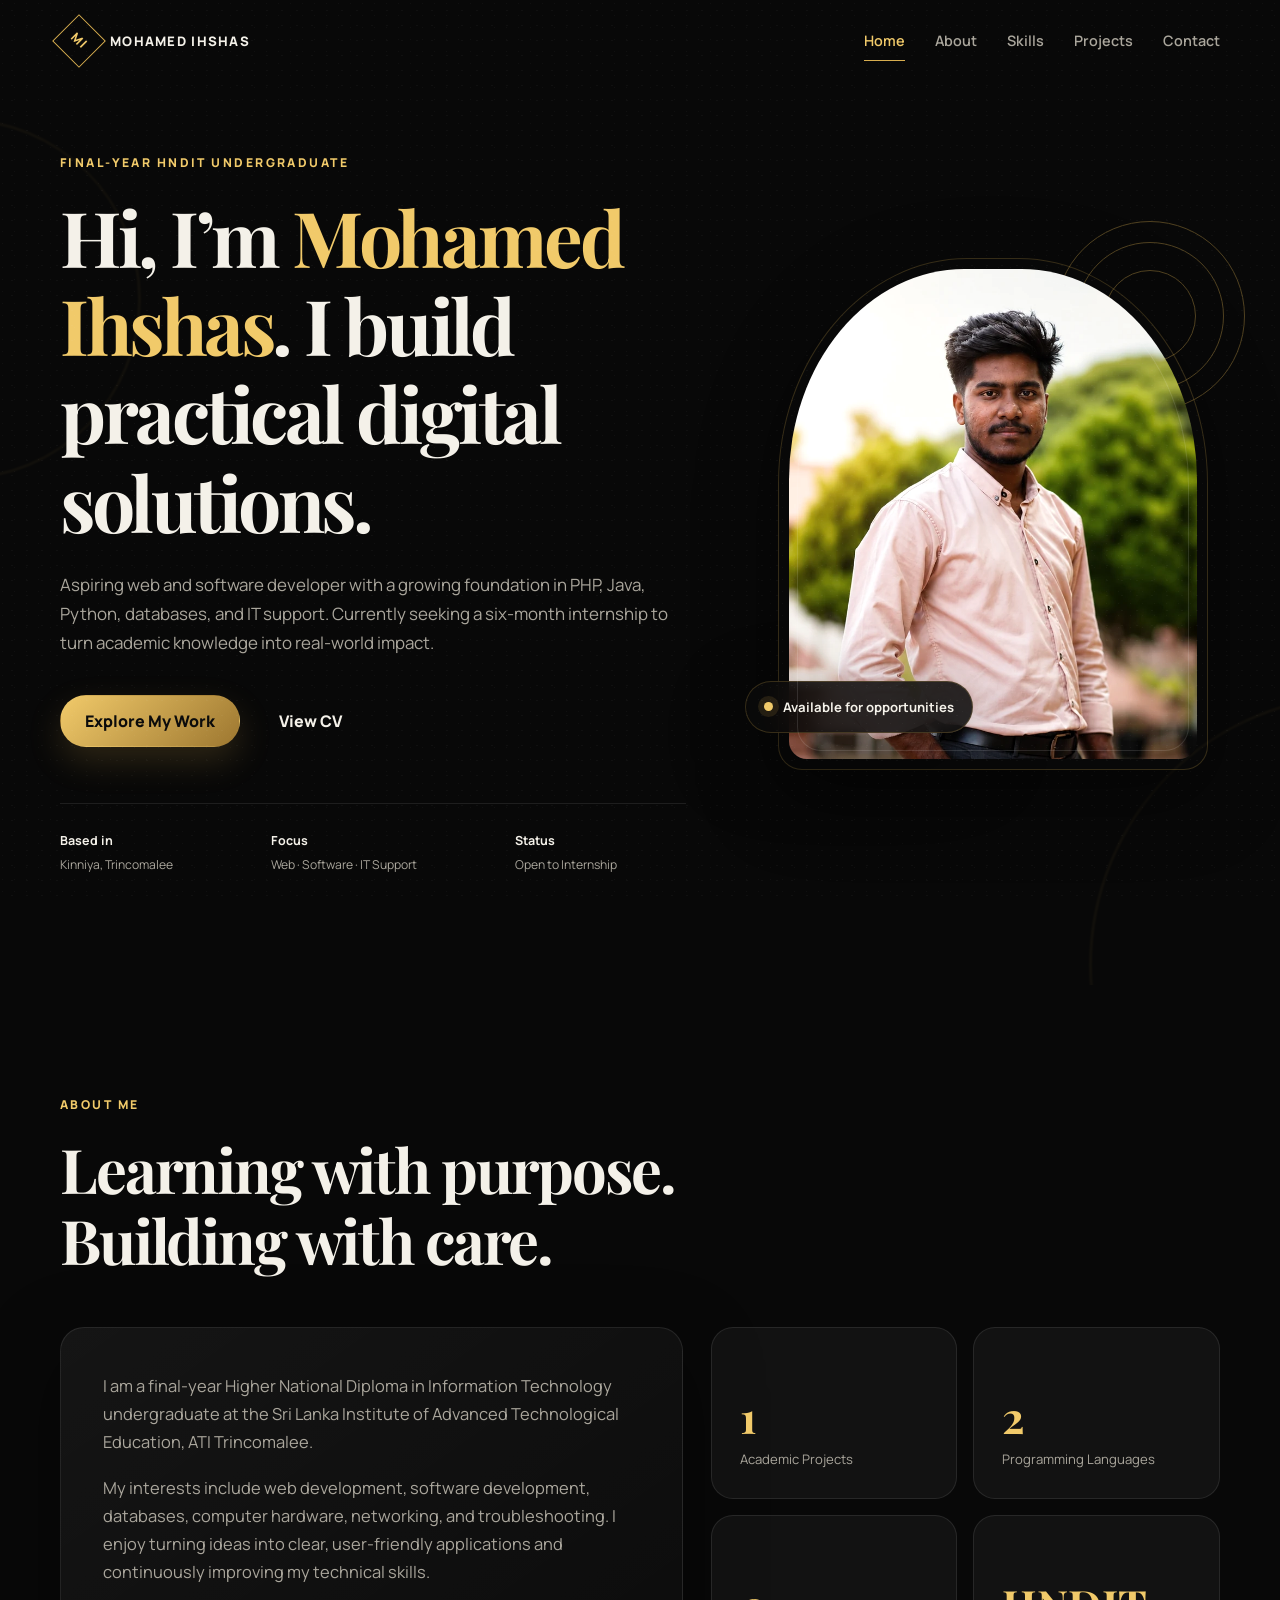
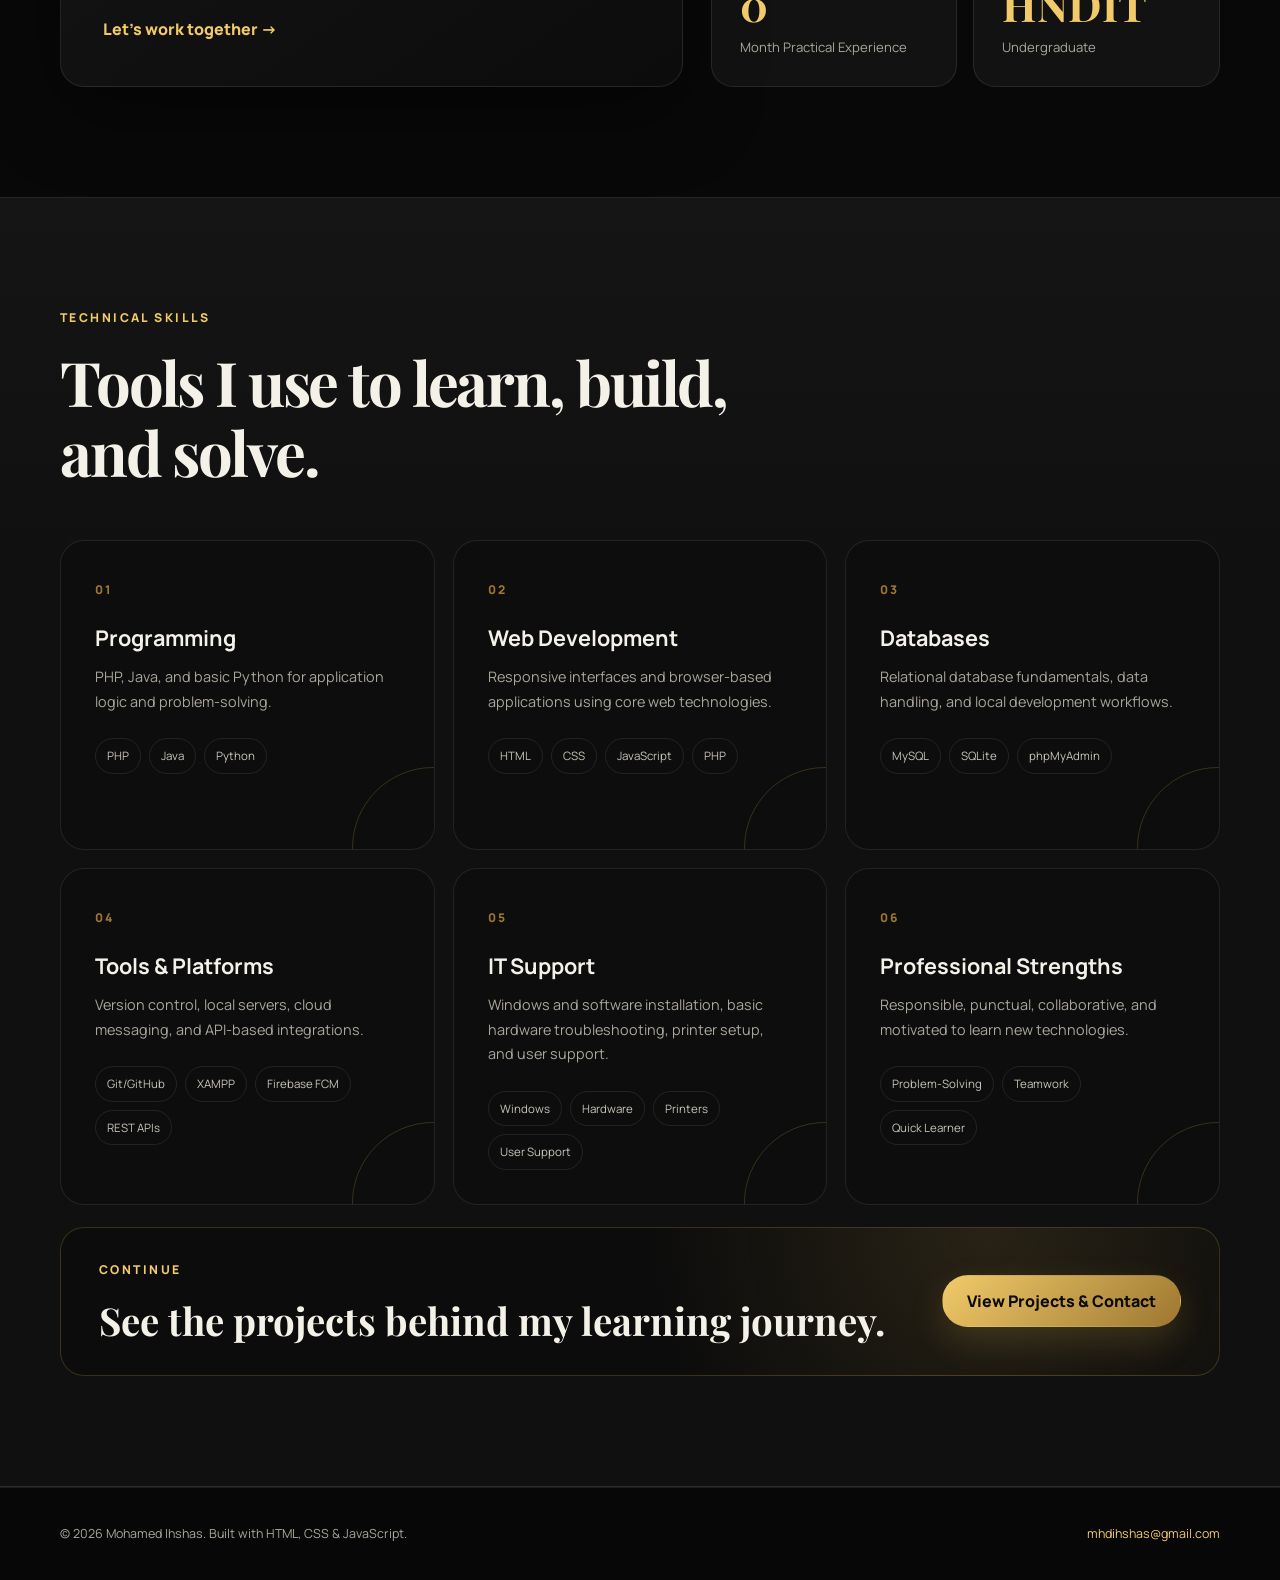
<file: index.html>
<!DOCTYPE html>
<html lang="en">

<head>
  <meta charset="UTF-8">
  <meta name="viewport" content="width=device-width, initial-scale=1.0">
  <meta name="description"
    content="Portfolio of Anwarkhan Mohamed Ihshas, a final-year HNDIT undergraduate, aspiring web and software developer, and IT support specialist.">
  <title>Mohamed Ihshas | Web & Software Developer</title>
  <style>
    @import url('https://fonts.googleapis.com/css2?family=Manrope:wght@400;500;600;700;800&family=Playfair+Display:wght@600;700&display=swap');

    :root {
      --bg: #080808;
      --bg-soft: #101010;
      --surface: rgba(255, 255, 255, 0.045);
      --surface-strong: #151515;
      --gold: #d7ad4f;
      --gold-bright: #f1ca6a;
      --gold-dark: #9d7730;
      --text: #f4f1e9;
      --muted: #aaa69c;
      --line: rgba(215, 173, 79, 0.22);
      --line-soft: rgba(255, 255, 255, 0.09);
      --shadow: 0 25px 80px rgba(0, 0, 0, 0.45);
      --radius: 24px;
      --transition: 240ms ease;
    }

    * {
      box-sizing: border-box;
      margin: 0;
      padding: 0;
    }

    html {
      scroll-behavior: smooth;
    }

    body {
      min-height: 100vh;
      overflow-x: hidden;
      background: var(--bg);
      color: var(--text);
      font-family: "Manrope", system-ui, sans-serif;
      line-height: 1.7;
    }

    body.menu-open {
      overflow: hidden;
    }

    a {
      color: inherit;
      text-decoration: none;
    }

    button,
    input,
    textarea {
      font: inherit;
    }

    img {
      display: block;
      max-width: 100%;
    }

    ::selection {
      background: var(--gold);
      color: #050505;
    }

    .page-noise {
      position: fixed;
      inset: 0;
      pointer-events: none;
      opacity: 0.035;
      z-index: 100;
      background-image:
        radial-gradient(circle at 20% 30%, white 0 0.7px, transparent 0.8px),
        radial-gradient(circle at 80% 70%, white 0 0.7px, transparent 0.8px);
      background-size: 12px 12px, 15px 15px;
    }

    .container {
      width: min(1160px, calc(100% - 40px));
      margin-inline: auto;
    }

    .section {
      position: relative;
      padding: 110px 0;
    }

    .section-muted {
      background:
        linear-gradient(180deg, rgba(255, 255, 255, 0.02), transparent 30%),
        var(--bg-soft);
      border-block: 1px solid var(--line-soft);
    }

    .site-header {
      position: sticky;
      top: 0;
      z-index: 50;
      border-bottom: 1px solid transparent;
      transition: var(--transition);
    }

    .site-header.scrolled {
      background: rgba(8, 8, 8, 0.82);
      border-color: var(--line-soft);
      backdrop-filter: blur(18px);
    }

    .nav {
      height: 82px;
      display: flex;
      align-items: center;
      justify-content: space-between;
    }

    .brand {
      display: inline-flex;
      align-items: center;
      gap: 12px;
      font-weight: 800;
      letter-spacing: 0.08em;
    }

    .brand-mark {
      width: 38px;
      aspect-ratio: 1;
      display: grid;
      place-items: center;
      border: 1px solid var(--gold);
      color: var(--gold-bright);
      font-size: 0.78rem;
      transform: rotate(45deg);
    }

    .brand-mark::first-line {
      transform: rotate(-45deg);
    }

    .brand-text {
      font-size: 0.82rem;
    }

    .nav-links {
      display: flex;
      align-items: center;
      gap: 30px;
    }

    .nav-links a {
      position: relative;
      color: var(--muted);
      font-size: 0.9rem;
      font-weight: 600;
      transition: color var(--transition);
    }

    .nav-links a::after {
      content: "";
      position: absolute;
      left: 0;
      bottom: -8px;
      width: 100%;
      height: 1px;
      background: var(--gold);
      transform: scaleX(0);
      transform-origin: right;
      transition: transform var(--transition);
    }

    .nav-links a:hover,
    .nav-links a.active {
      color: var(--gold-bright);
    }

    .nav-links a:hover::after,
    .nav-links a.active::after {
      transform: scaleX(1);
      transform-origin: left;
    }

    .menu-toggle {
      display: none;
      width: 44px;
      height: 44px;
      border: 1px solid var(--line-soft);
      background: transparent;
      border-radius: 12px;
      cursor: pointer;
    }

    .menu-toggle span {
      display: block;
      width: 20px;
      height: 1px;
      margin: 5px auto;
      background: var(--text);
      transition: var(--transition);
    }

    .hero {
      min-height: calc(100vh - 82px);
      display: grid;
      align-items: center;
      padding-top: 70px;
      overflow: hidden;
    }

    .hero-grid {
      display: grid;
      grid-template-columns: 1.16fr 0.84fr;
      align-items: center;
      gap: 80px;
    }

    .eyebrow {
      margin-bottom: 18px;
      color: var(--gold-bright);
      font-size: 0.76rem;
      font-weight: 800;
      letter-spacing: 0.2em;
    }

    h1,
    h2,
    h3 {
      line-height: 1.15;
    }

    h1,
    h2 {
      font-family: "Playfair Display", Georgia, serif;
    }

    .hero h1 {
      max-width: 790px;
      font-size: clamp(3rem, 6vw, 6.5rem);
      letter-spacing: -0.045em;
    }

    .gold-text {
      color: var(--gold-bright);
    }

    .hero-description {
      max-width: 680px;
      margin-top: 26px;
      color: var(--muted);
      font-size: 1.06rem;
    }

    .hero-actions {
      display: flex;
      flex-wrap: wrap;
      gap: 14px;
      margin-top: 38px;
    }

    .btn {
      min-height: 52px;
      display: inline-flex;
      align-items: center;
      justify-content: center;
      padding: 0 24px;
      border: 1px solid transparent;
      border-radius: 999px;
      font-weight: 800;
      cursor: pointer;
      transition:
        transform var(--transition),
        background var(--transition),
        color var(--transition),
        border-color var(--transition),
        box-shadow var(--transition);
    }

    .btn:hover {
      transform: translateY(-3px);
    }

    .btn-primary {
      background: linear-gradient(135deg, var(--gold-bright), var(--gold-dark));
      color: #0b0b0b;
      box-shadow: 0 14px 34px rgba(215, 173, 79, 0.18);
    }

    .btn-primary:hover {
      box-shadow: 0 18px 44px rgba(215, 173, 79, 0.28);
    }

    .btn-secondary {
      border-color: var(--line);
      background: rgba(255, 255, 255, 0.02);
      color: var(--text);
    }

    .btn-secondary:hover {
      border-color: var(--gold);
      color: var(--gold-bright);
    }

    .hero-meta {
      display: grid;
      grid-template-columns: repeat(3, auto);
      gap: 28px;
      margin-top: 56px;
      padding-top: 26px;
      border-top: 1px solid var(--line-soft);
    }

    .hero-meta div {
      display: grid;
      gap: 3px;
    }

    .hero-meta strong {
      color: var(--text);
      font-size: 0.78rem;
    }

    .hero-meta span {
      color: var(--muted);
      font-size: 0.76rem;
    }

    .hero-visual {
      display: flex;
      justify-content: center;
    }

    .portrait-frame {
      position: relative;
      width: min(430px, 86vw);
      aspect-ratio: 0.84;
      padding: 10px;
      border: 1px solid var(--line);
      border-radius: 44% 44% 24px 24px;
      box-shadow: var(--shadow);
    }

    .portrait-frame::before {
      content: "";
      position: absolute;
      inset: 18px;
      border: 1px solid rgba(255, 255, 255, 0.12);
      border-radius: inherit;
      z-index: 2;
      pointer-events: none;
    }

    .portrait-frame img {
      width: 100%;
      height: 100%;
      object-fit: cover;
      object-position: 50% 42%;
      border-radius: 43% 43% 18px 18px;
      filter: saturate(0.9) contrast(1.03);
    }

    .portrait-ring {
      position: absolute;
      width: 190px;
      height: 190px;
      right: -38px;
      top: -38px;
      border: 1px solid var(--gold);
      border-radius: 50%;
      opacity: 0.35;
      animation: spin 18s linear infinite;
    }

    .portrait-ring::before,
    .portrait-ring::after {
      content: "";
      position: absolute;
      border-radius: 50%;
      border: 1px solid var(--gold);
    }

    .portrait-ring::before {
      inset: 20px;
    }

    .portrait-ring::after {
      inset: 48px;
    }

    .portrait-card {
      position: absolute;
      left: -34px;
      bottom: 36px;
      display: inline-flex;
      align-items: center;
      gap: 10px;
      padding: 14px 18px;
      border: 1px solid var(--line);
      border-radius: 999px;
      background: rgba(10, 10, 10, 0.86);
      backdrop-filter: blur(18px);
      box-shadow: var(--shadow);
      font-size: 0.82rem;
      font-weight: 700;
    }

    .status-dot {
      width: 9px;
      aspect-ratio: 1;
      border-radius: 50%;
      background: var(--gold-bright);
      box-shadow: 0 0 0 6px rgba(215, 173, 79, 0.13);
      animation: pulse 2s infinite;
    }

    .hero-orb {
      position: absolute;
      border-radius: 50%;
      filter: blur(1px);
      opacity: 0.15;
      pointer-events: none;
    }

    .hero-orb-one {
      width: 360px;
      height: 360px;
      left: -220px;
      top: 4%;
      border: 1px solid var(--gold);
    }

    .hero-orb-two {
      width: 540px;
      height: 540px;
      right: -350px;
      bottom: -250px;
      border: 1px solid var(--gold);
    }

    .section-heading {
      max-width: 760px;
      margin-bottom: 52px;
    }

    .section-heading h2,
    .contact-copy h2 {
      font-size: clamp(2.3rem, 4.8vw, 4.6rem);
      letter-spacing: -0.035em;
    }

    .about-grid {
      display: grid;
      grid-template-columns: 1.1fr 0.9fr;
      gap: 28px;
    }

    .glass-card {
      border: 1px solid var(--line-soft);
      border-radius: var(--radius);
      background:
        linear-gradient(145deg, rgba(255, 255, 255, 0.055), rgba(255, 255, 255, 0.018));
      box-shadow: var(--shadow);
    }

    .about-story {
      min-height: 360px;
      display: flex;
      flex-direction: column;
      justify-content: center;
      padding: 42px;
    }

    .about-story p {
      color: var(--muted);
      font-size: 1.03rem;
    }

    .about-story p+p {
      margin-top: 18px;
    }

    .text-link {
      width: fit-content;
      margin-top: 30px;
      color: var(--gold-bright);
      font-weight: 800;
    }

    .text-link span {
      display: inline-block;
      transition: transform var(--transition);
    }

    .text-link:hover span {
      transform: translateX(6px);
    }

    .about-stats {
      display: grid;
      grid-template-columns: repeat(2, 1fr);
      gap: 16px;
    }

    .stat-card {
      min-height: 172px;
      display: flex;
      flex-direction: column;
      justify-content: end;
      padding: 28px;
      border: 1px solid var(--line-soft);
      border-radius: 22px;
      background: var(--surface);
      transition: transform var(--transition), border-color var(--transition);
    }

    .stat-card:hover {
      transform: translateY(-7px);
      border-color: var(--line);
    }

    .stat-card strong {
      color: var(--gold-bright);
      font-family: "Playfair Display", serif;
      font-size: 2.7rem;
      line-height: 1;
    }

    .stat-card span {
      margin-top: 10px;
      color: var(--muted);
      font-size: 0.82rem;
    }

    .skills-grid {
      display: grid;
      grid-template-columns: repeat(3, 1fr);
      gap: 18px;
    }

    .skill-card {
      position: relative;
      min-height: 310px;
      padding: 34px;
      overflow: hidden;
      border: 1px solid var(--line-soft);
      border-radius: var(--radius);
      background: #0d0d0d;
      transition: transform var(--transition), border-color var(--transition), background var(--transition);
    }

    .skill-card::after {
      content: "";
      position: absolute;
      width: 160px;
      height: 160px;
      right: -80px;
      bottom: -80px;
      border: 1px solid var(--line);
      border-radius: 50%;
      transition: transform 500ms ease;
    }

    .skill-card:hover {
      transform: translateY(-8px);
      border-color: var(--line);
      background: #12110d;
    }

    .skill-card:hover::after {
      transform: scale(1.35);
    }

    .skill-number {
      color: var(--gold-dark);
      font-size: 0.75rem;
      font-weight: 800;
      letter-spacing: 0.16em;
    }

    .skill-card h3 {
      margin-top: 24px;
      font-size: 1.35rem;
    }

    .skill-card p {
      margin-top: 14px;
      color: var(--muted);
      font-size: 0.9rem;
    }

    .tag-list {
      display: flex;
      flex-wrap: wrap;
      gap: 8px;
      margin-top: 24px;
    }

    .tag-list span {
      padding: 7px 11px;
      border: 1px solid var(--line-soft);
      border-radius: 999px;
      color: #c8c4b9;
      font-size: 0.72rem;
      transition: border-color var(--transition), color var(--transition);
    }

    .skill-card:hover .tag-list span,
    .project-card:hover .tag-list span {
      border-color: var(--line);
      color: var(--gold-bright);
    }

    .next-page-cta {
      margin-top: 22px;
      padding: 32px 38px;
      display: flex;
      align-items: center;
      justify-content: space-between;
      gap: 24px;
      border: 1px solid var(--line);
      border-radius: var(--radius);
      background:
        radial-gradient(circle at 80% 0%, rgba(215, 173, 79, 0.14), transparent 36%),
        #0c0c0c;
    }

    .next-page-cta h3 {
      font-family: "Playfair Display", serif;
      font-size: clamp(1.6rem, 3vw, 2.6rem);
    }

    .inner-hero {
      padding-top: 130px;
      padding-bottom: 80px;
      overflow: hidden;
    }

    .inner-hero::after {
      content: "";
      position: absolute;
      width: 520px;
      height: 520px;
      right: -250px;
      top: -160px;
      border: 1px solid var(--line);
      border-radius: 50%;
    }

    .inner-hero .container {
      position: relative;
      z-index: 2;
    }

    .inner-hero h1 {
      max-width: 950px;
      font-size: clamp(3.2rem, 7.3vw, 7rem);
      letter-spacing: -0.05em;
    }

    .inner-hero p:last-child {
      max-width: 670px;
      margin-top: 22px;
      color: var(--muted);
    }

    .projects-list {
      display: grid;
      gap: 26px;
    }

    .project-card {
      position: relative;
      min-height: 520px;
      display: grid;
      grid-template-columns: 70px 1.1fr 0.9fr;
      gap: 34px;
      align-items: stretch;
      padding: 34px;
      overflow: hidden;
      border: 1px solid var(--line-soft);
      border-radius: 30px;
      background: #0d0d0d;
      transition: transform var(--transition), border-color var(--transition);
    }

    .project-card:hover {
      transform: translateY(-7px);
      border-color: var(--line);
    }

    .project-index {
      color: var(--gold-dark);
      font-size: 0.78rem;
      font-weight: 800;
      letter-spacing: 0.16em;
    }

    .project-content {
      padding: 14px 0;
    }

    .project-topline {
      display: flex;
      flex-wrap: wrap;
      gap: 10px 22px;
      color: var(--muted);
      font-size: 0.74rem;
      font-weight: 800;
      letter-spacing: 0.09em;
      text-transform: uppercase;
    }

    .project-content h3 {
      margin-top: 24px;
      font-family: "Playfair Display", serif;
      font-size: clamp(2.5rem, 4vw, 4.3rem);
    }

    .project-subtitle {
      margin-top: 2px !important;
      color: var(--gold-bright) !important;
      font-weight: 700;
    }

    .project-content>p {
      max-width: 630px;
      margin-top: 18px;
      color: var(--muted);
    }

    .feature-list {
      display: grid;
      gap: 10px;
      margin-top: 24px;
      list-style: none;
    }

    .feature-list li {
      position: relative;
      padding-left: 22px;
      color: #d0ccc1;
      font-size: 0.88rem;
    }

    .feature-list li::before {
      content: "◆";
      position: absolute;
      left: 0;
      top: 1px;
      color: var(--gold-dark);
      font-size: 0.65rem;
    }

    .project-visual {
      min-height: 380px;
      position: relative;
      overflow: hidden;
      border: 1px solid var(--line-soft);
      border-radius: 24px;
      background:
        radial-gradient(circle at 70% 20%, rgba(215, 173, 79, 0.18), transparent 34%),
        #090909;
    }

    .mock-window {
      position: absolute;
      width: 86%;
      height: 72%;
      left: 10%;
      top: 16%;
      border: 1px solid var(--line);
      border-radius: 14px;
      overflow: hidden;
      background: #111;
      box-shadow: var(--shadow);
      transform: perspective(900px) rotateY(-7deg) rotateX(3deg);
      transition: transform 550ms ease;
    }

    .project-card:hover .mock-window {
      transform: perspective(900px) rotateY(0) rotateX(0) translateY(-8px);
    }

    .mock-window-bar {
      height: 34px;
      display: flex;
      align-items: center;
      gap: 6px;
      padding: 0 12px;
      border-bottom: 1px solid var(--line-soft);
    }

    .mock-window-bar i {
      width: 7px;
      height: 7px;
      border-radius: 50%;
      background: var(--gold-dark);
    }

    .mock-dashboard {
      height: calc(100% - 34px);
      display: grid;
      grid-template-columns: 24% 1fr;
    }

    .mock-sidebar {
      background: rgba(215, 173, 79, 0.08);
      border-right: 1px solid var(--line-soft);
    }

    .mock-main {
      padding: 18px;
    }

    .mock-title {
      width: 42%;
      height: 12px;
      border-radius: 999px;
      background: var(--gold);
    }

    .mock-stats {
      display: grid;
      grid-template-columns: repeat(3, 1fr);
      gap: 8px;
      margin-top: 18px;
    }

    .mock-stats span,
    .mock-task {
      display: block;
      border: 1px solid var(--line-soft);
      background: rgba(255, 255, 255, 0.035);
    }

    .mock-stats span {
      height: 54px;
      border-radius: 8px;
    }

    .mock-task {
      height: 34px;
      margin-top: 10px;
      border-radius: 8px;
    }

    .mock-task.short {
      width: 72%;
    }

    .trusthire-visual {
      display: grid;
      place-items: center;
    }

    .ai-shield {
      position: relative;
      width: 190px;
      height: 220px;
      display: grid;
      place-items: center;
      clip-path: polygon(50% 0%, 88% 14%, 82% 72%, 50% 100%, 18% 72%, 12% 14%);
      background: linear-gradient(160deg, rgba(215, 173, 79, 0.26), rgba(215, 173, 79, 0.05));
      border: 1px solid var(--gold);
      filter: drop-shadow(0 20px 30px rgba(0, 0, 0, 0.45));
    }

    .shield-core {
      width: 96px;
      aspect-ratio: 1;
      display: grid;
      place-items: center;
      border: 1px solid var(--gold);
      border-radius: 50%;
      color: var(--gold-bright);
      font-family: "Playfair Display", serif;
      font-size: 2rem;
    }

    .scan-line {
      position: absolute;
      left: 16%;
      right: 16%;
      height: 1px;
      background: var(--gold-bright);
      box-shadow: 0 0 15px var(--gold);
      animation: scan 3s ease-in-out infinite;
    }

    .risk-card {
      position: absolute;
      right: 18px;
      bottom: 24px;
      width: 158px;
      padding: 18px;
      border: 1px solid var(--line);
      border-radius: 16px;
      background: rgba(8, 8, 8, 0.9);
      backdrop-filter: blur(14px);
    }

    .risk-card span {
      display: block;
      color: var(--muted);
      font-size: 0.72rem;
    }

    .risk-card strong {
      display: block;
      margin-top: 5px;
      color: var(--gold-bright);
      font-size: 1.8rem;
    }

    .risk-bar {
      height: 5px;
      margin-top: 10px;
      overflow: hidden;
      border-radius: 999px;
      background: rgba(255, 255, 255, 0.08);
    }

    .risk-bar i {
      display: block;
      width: 18%;
      height: 100%;
      background: var(--gold);
      border-radius: inherit;
    }

    .timeline {
      position: relative;
      display: grid;
      gap: 24px;
    }

    .timeline::before {
      content: "";
      position: absolute;
      left: 110px;
      top: 15px;
      bottom: 15px;
      width: 1px;
      background: var(--line);
    }

    .timeline-item {
      display: grid;
      grid-template-columns: 85px 22px 1fr;
      gap: 16px;
      align-items: start;
    }

    .timeline-date {
      padding-top: 20px;
      color: var(--gold-bright);
      font-size: 0.78rem;
      font-weight: 800;
    }

    .timeline-marker {
      width: 13px;
      aspect-ratio: 1;
      margin-top: 24px;
      border: 2px solid var(--gold);
      border-radius: 50%;
      background: var(--bg-soft);
      box-shadow: 0 0 0 8px rgba(215, 173, 79, 0.08);
      z-index: 2;
    }

    .timeline-content {
      padding: 32px;
    }

    .timeline-content h3 {
      font-family: "Playfair Display", serif;
      font-size: 1.7rem;
    }

    .timeline-place {
      margin-top: 8px !important;
      color: var(--gold-bright) !important;
      font-weight: 700;
    }

    .timeline-content p {
      margin-top: 14px;
      color: var(--muted);
    }

    .language-strip {
      margin-top: 26px;
      display: flex;
      align-items: center;
      gap: 34px;
      padding: 24px 28px;
      border: 1px solid var(--line-soft);
      border-radius: 20px;
      background: #0c0c0c;
    }

    .language-strip div {
      display: grid;
      gap: 2px;
    }

    .language-strip span {
      color: var(--muted);
      font-size: 0.75rem;
    }

    .language-strip strong {
      font-size: 0.92rem;
    }

    .language-strip .btn {
      margin-left: auto;
    }

    .contact-section {
      overflow: hidden;
    }

    .contact-section::before {
      content: "";
      position: absolute;
      width: 520px;
      height: 520px;
      left: -320px;
      bottom: -200px;
      border: 1px solid var(--line);
      border-radius: 50%;
    }

    .contact-grid {
      display: grid;
      grid-template-columns: 0.9fr 1.1fr;
      gap: 50px;
      align-items: start;
    }

    .contact-copy>p:not(.eyebrow):not(.location-line) {
      max-width: 560px;
      margin-top: 22px;
      color: var(--muted);
    }

    .contact-links {
      display: grid;
      gap: 10px;
      margin-top: 34px;
    }

    .contact-links a {
      display: grid;
      gap: 2px;
      padding: 15px 0;
      border-bottom: 1px solid var(--line-soft);
      transition: padding-left var(--transition), color var(--transition);
    }

    .contact-links a:hover {
      padding-left: 8px;
      color: var(--gold-bright);
    }

    .contact-links span {
      color: var(--muted);
      font-size: 0.73rem;
    }

    .contact-links strong {
      font-size: 0.9rem;
    }

    .location-line {
      margin-top: 26px;
      color: var(--gold-bright);
      font-weight: 700;
    }

    .contact-form {
      padding: 34px;
    }

    .form-row {
      display: grid;
      grid-template-columns: repeat(2, 1fr);
      gap: 16px;
    }

    .contact-form label {
      display: grid;
      gap: 8px;
      margin-bottom: 18px;
      color: #cbc7bd;
      font-size: 0.8rem;
      font-weight: 700;
    }

    .contact-form input,
    .contact-form textarea {
      width: 100%;
      border: 1px solid var(--line-soft);
      outline: none;
      border-radius: 14px;
      background: rgba(255, 255, 255, 0.03);
      color: var(--text);
      padding: 14px 16px;
      transition: border-color var(--transition), box-shadow var(--transition);
    }

    .contact-form textarea {
      resize: vertical;
    }

    .contact-form input:focus,
    .contact-form textarea:focus {
      border-color: var(--gold);
      box-shadow: 0 0 0 4px rgba(215, 173, 79, 0.08);
    }

    .contact-form .btn {
      width: 100%;
    }

    .form-note {
      margin-top: 12px;
      color: var(--muted);
      font-size: 0.72rem;
      text-align: center;
    }

    .site-footer {
      border-top: 1px solid var(--line-soft);
      background: #070707;
    }

    .footer-inner {
      min-height: 92px;
      display: flex;
      align-items: center;
      justify-content: space-between;
      gap: 20px;
      color: var(--muted);
      font-size: 0.78rem;
    }

    .footer-inner a {
      color: var(--gold-bright);
    }

    .reveal {
      opacity: 0;
      transform: translateY(28px);
      transition: opacity 750ms ease, transform 750ms ease;
    }

    .reveal.visible {
      opacity: 1;
      transform: translateY(0);
    }

    @keyframes spin {
      to {
        transform: rotate(360deg);
      }
    }

    @keyframes pulse {

      0%,
      100% {
        transform: scale(1);
        opacity: 1;
      }

      50% {
        transform: scale(0.75);
        opacity: 0.55;
      }
    }

    @keyframes scan {

      0%,
      100% {
        top: 22%;
        opacity: 0.2;
      }

      50% {
        top: 76%;
        opacity: 1;
      }
    }

    @media (max-width: 980px) {

      .hero-grid,
      .about-grid,
      .contact-grid {
        grid-template-columns: 1fr;
      }

      .hero {
        min-height: auto;
      }

      .hero-copy {
        text-align: center;
      }

      .hero-description {
        margin-inline: auto;
      }

      .hero-actions,
      .hero-meta {
        justify-content: center;
      }

      .hero-meta {
        grid-template-columns: repeat(3, 1fr);
        text-align: left;
      }

      .hero-visual {
        margin-top: 26px;
      }

      .skills-grid {
        grid-template-columns: repeat(2, 1fr);
      }

      .project-card {
        grid-template-columns: 50px 1fr;
      }

      .project-visual {
        grid-column: 2;
      }

      .contact-grid {
        gap: 34px;
      }
    }

    @media (max-width: 760px) {
      .section {
        padding: 82px 0;
      }

      .site-header {
        background: rgba(8, 8, 8, 0.9);
        border-color: var(--line-soft);
        backdrop-filter: blur(18px);
      }

      .menu-toggle {
        display: block;
        position: relative;
        z-index: 60;
      }

      .menu-toggle.active span:nth-child(1) {
        transform: translateY(6px) rotate(45deg);
      }

      .menu-toggle.active span:nth-child(2) {
        opacity: 0;
      }

      .menu-toggle.active span:nth-child(3) {
        transform: translateY(-6px) rotate(-45deg);
      }

      .nav-links {
        position: fixed;
        inset: 0;
        display: grid;
        place-content: center;
        gap: 26px;
        background: rgba(8, 8, 8, 0.97);
        opacity: 0;
        visibility: hidden;
        transform: translateY(-12px);
        transition: var(--transition);
      }

      .nav-links.open {
        opacity: 1;
        visibility: visible;
        transform: translateY(0);
      }

      .nav-links a {
        font-size: 1.2rem;
        text-align: center;
      }

      .hero {
        padding-top: 50px;
      }

      .hero h1 {
        font-size: clamp(2.8rem, 15vw, 4.7rem);
      }

      .hero-meta {
        grid-template-columns: 1fr;
        text-align: center;
        gap: 16px;
      }

      .portrait-card {
        left: 50%;
        bottom: 18px;
        transform: translateX(-50%);
        white-space: nowrap;
      }

      .skills-grid,
      .about-stats {
        grid-template-columns: 1fr;
      }

      .skill-card {
        min-height: auto;
      }

      .next-page-cta,
      .language-strip,
      .footer-inner {
        flex-direction: column;
        align-items: flex-start;
      }

      .language-strip .btn {
        margin-left: 0;
      }

      .project-card {
        grid-template-columns: 1fr;
        padding: 24px;
      }

      .project-index,
      .project-visual {
        grid-column: 1;
      }

      .project-visual {
        min-height: 330px;
      }

      .timeline::before {
        left: 7px;
      }

      .timeline-item {
        grid-template-columns: 18px 1fr;
      }

      .timeline-date {
        grid-column: 2;
        padding-top: 0;
      }

      .timeline-marker {
        grid-row: 1 / span 2;
        margin-top: 4px;
      }

      .timeline-content {
        grid-column: 2;
      }

      .form-row {
        grid-template-columns: 1fr;
        gap: 0;
      }

      .brand-text {
        display: none;
      }
    }

    @media (prefers-reduced-motion: reduce) {

      *,
      *::before,
      *::after {
        animation-duration: 0.01ms !important;
        animation-iteration-count: 1 !important;
        scroll-behavior: auto !important;
        transition-duration: 0.01ms !important;
      }

      .reveal {
        opacity: 1;
        transform: none;
      }
    }
  </style>
  <script>
    document.addEventListener("DOMContentLoaded", () => {
      const header = document.querySelector(".site-header");
      const menuButton = document.querySelector(".menu-toggle");
      const navLinks = document.querySelector(".nav-links");

      const updateHeader = () => {
        header?.classList.toggle("scrolled", window.scrollY > 20);
      };

      updateHeader();
      window.addEventListener("scroll", updateHeader, { passive: true });

      if (menuButton && navLinks) {
        menuButton.addEventListener("click", () => {
          const isOpen = navLinks.classList.toggle("open");
          menuButton.classList.toggle("active", isOpen);
          menuButton.setAttribute("aria-expanded", String(isOpen));
          document.body.classList.toggle("menu-open", isOpen);
        });

        navLinks.querySelectorAll("a").forEach((link) => {
          link.addEventListener("click", () => {
            navLinks.classList.remove("open");
            menuButton.classList.remove("active");
            menuButton.setAttribute("aria-expanded", "false");
            document.body.classList.remove("menu-open");
          });
        });
      }

      const revealElements = document.querySelectorAll(".reveal");
      const revealObserver = new IntersectionObserver(
        (entries) => {
          entries.forEach((entry) => {
            if (entry.isIntersecting) {
              entry.target.classList.add("visible");
              revealObserver.unobserve(entry.target);
            }
          });
        },
        { threshold: 0.14 }
      );

      revealElements.forEach((element, index) => {
        element.style.transitionDelay = `${Math.min(index % 4, 3) * 80}ms`;
        revealObserver.observe(element);
      });

      document.querySelectorAll("[data-count]").forEach((counter) => {
        const target = Number(counter.dataset.count);
        let started = false;

        const counterObserver = new IntersectionObserver(
          ([entry]) => {
            if (!entry.isIntersecting || started) return;
            started = true;

            const duration = 900;
            const startTime = performance.now();

            const animate = (now) => {
              const progress = Math.min((now - startTime) / duration, 1);
              counter.textContent = Math.floor(progress * target);
              if (progress < 1) requestAnimationFrame(animate);
            };

            requestAnimationFrame(animate);
            counterObserver.disconnect();
          },
          { threshold: 0.8 }
        );

        counterObserver.observe(counter);
      });

      document.querySelectorAll("[data-current-year]").forEach((element) => {
        element.textContent = new Date().getFullYear();
      });

      const contactForm = document.querySelector("#contact-form");
      contactForm?.addEventListener("submit", (event) => {
        event.preventDefault();

        const data = new FormData(contactForm);
        const name = String(data.get("name") || "").trim();
        const email = String(data.get("email") || "").trim();
        const subject = String(data.get("subject") || "").trim();
        const message = String(data.get("message") || "").trim();

        if (!name || !email || !subject || !message) return;

        const emailBody = [
          `Hello Mohamed Ihshas,`,
          ``,
          message,
          ``,
          `From: ${name}`,
          `Email: ${email}`
        ].join("\n");

        const mailto = `mailto:mhdihshas@gmail.com?subject=${encodeURIComponent(subject)}&body=${encodeURIComponent(emailBody)}`;
        window.location.href = mailto;
      });
    });

  </script>
</head>

<body>
  <div class="page-noise" aria-hidden="true"></div>
  <header class="site-header">
    <nav class="nav container" aria-label="Main navigation">
      <a class="brand" href="index.html" aria-label="Go to homepage">
        <span class="brand-mark">MI</span>
        <span class="brand-text">MOHAMED IHSHAS</span>
      </a>

      <button class="menu-toggle" aria-label="Open navigation menu" aria-expanded="false">
        <span></span><span></span><span></span>
      </button>

      <div class="nav-links">
        <a class="active" href="index.html">Home</a>
        <a href="#about">About</a>
        <a href="#skills">Skills</a>
        <a href="work.html">Projects</a>
        <a href="work.html#contact">Contact</a>
      </div>
    </nav>
  </header>

  <main>
    <section class="hero section">
      <div class="hero-orb hero-orb-one" aria-hidden="true"></div>
      <div class="hero-orb hero-orb-two" aria-hidden="true"></div>

      <div class="container hero-grid">
        <div class="hero-copy reveal">
          <p class="eyebrow">FINAL-YEAR HNDIT UNDERGRADUATE</p>
          <h1>
            Hi, I’m <span class="gold-text">Mohamed Ihshas</span>.
            I build practical digital solutions.
          </h1>
          <p class="hero-description">
            Aspiring web and software developer with a growing foundation in
            PHP, Java, Python, databases, and IT support. Currently seeking a
            six-month internship to turn academic knowledge into real-world impact.
          </p>

          <div class="hero-actions">
            <a class="btn btn-primary" href="work.html">Explore My Work</a>
            <a href="assets/internship_cv.pdf" target="_blank" class="btn">
              View CV
            </a>
          </div>

          <div class="hero-meta" aria-label="Quick information">
            <div>
              <strong>Based in</strong>
              <span>Kinniya, Trincomalee</span>
            </div>
            <div>
              <strong>Focus</strong>
              <span>Web · Software · IT Support</span>
            </div>
            <div>
              <strong>Status</strong>
              <span>Open to Internship</span>
            </div>
          </div>
        </div>

        <div class="hero-visual reveal">
          <div class="portrait-frame">
            <div class="portrait-ring" aria-hidden="true"></div>
            <img
              src="[data-uri]"
              alt="Portrait of Mohamed Ihshas">
            <div class="portrait-card">
              <span class="status-dot" aria-hidden="true"></span>
              Available for opportunities
            </div>
          </div>
        </div>
      </div>
    </section>

    <section class="section" id="about">
      <div class="container">
        <div class="section-heading reveal">
          <p class="eyebrow">ABOUT ME</p>
          <h2>Learning with purpose. Building with care.</h2>
        </div>

        <div class="about-grid">
          <article class="glass-card about-story reveal">
            <p>
              I am a final-year Higher National Diploma in Information Technology
              undergraduate at the Sri Lanka Institute of Advanced Technological
              Education, ATI Trincomalee.
            </p>
            <p>
              My interests include web development, software development,
              databases, computer hardware, networking, and troubleshooting.
              I enjoy turning ideas into clear, user-friendly applications and
              continuously improving my technical skills.
            </p>
            <a class="text-link" href="work.html#contact">Let’s work together <span>→</span></a>
          </article>

          <div class="about-stats">
            <div class="stat-card reveal">
              <strong data-count="2">0</strong>
              <span>Academic Projects</span>
            </div>
            <div class="stat-card reveal">
              <strong data-count="3">0</strong>
              <span>Programming Languages</span>
            </div>
            <div class="stat-card reveal">
              <strong data-count="1">0</strong>
              <span>Month Practical Experience</span>
            </div>
            <div class="stat-card reveal">
              <strong>HNDIT</strong>
              <span>Undergraduate</span>
            </div>
          </div>
        </div>
      </div>
    </section>

    <section class="section section-muted" id="skills">
      <div class="container">
        <div class="section-heading reveal">
          <p class="eyebrow">TECHNICAL SKILLS</p>
          <h2>Tools I use to learn, build, and solve.</h2>
        </div>

        <div class="skills-grid">
          <article class="skill-card reveal">
            <span class="skill-number">01</span>
            <h3>Programming</h3>
            <p>PHP, Java, and basic Python for application logic and problem-solving.</p>
            <div class="tag-list"><span>PHP</span><span>Java</span><span>Python</span></div>
          </article>

          <article class="skill-card reveal">
            <span class="skill-number">02</span>
            <h3>Web Development</h3>
            <p>Responsive interfaces and browser-based applications using core web technologies.</p>
            <div class="tag-list"><span>HTML</span><span>CSS</span><span>JavaScript</span><span>PHP</span></div>
          </article>

          <article class="skill-card reveal">
            <span class="skill-number">03</span>
            <h3>Databases</h3>
            <p>Relational database fundamentals, data handling, and local development workflows.</p>
            <div class="tag-list"><span>MySQL</span><span>SQLite</span><span>phpMyAdmin</span></div>
          </article>

          <article class="skill-card reveal">
            <span class="skill-number">04</span>
            <h3>Tools & Platforms</h3>
            <p>Version control, local servers, cloud messaging, and API-based integrations.</p>
            <div class="tag-list"><span>Git/GitHub</span><span>XAMPP</span><span>Firebase FCM</span><span>REST
                APIs</span></div>
          </article>

          <article class="skill-card reveal">
            <span class="skill-number">05</span>
            <h3>IT Support</h3>
            <p>Windows and software installation, basic hardware troubleshooting, printer setup, and user support.</p>
            <div class="tag-list"><span>Windows</span><span>Hardware</span><span>Printers</span><span>User
                Support</span></div>
          </article>

          <article class="skill-card reveal">
            <span class="skill-number">06</span>
            <h3>Professional Strengths</h3>
            <p>Responsible, punctual, collaborative, and motivated to learn new technologies.</p>
            <div class="tag-list"><span>Problem-Solving</span><span>Teamwork</span><span>Quick Learner</span></div>
          </article>
        </div>

        <div class="next-page-cta reveal">
          <div>
            <p class="eyebrow">CONTINUE</p>
            <h3>See the projects behind my learning journey.</h3>
          </div>
          <a class="btn btn-primary" href="work.html">View Projects & Contact</a>
        </div>
      </div>
    </section>
  </main>

  <footer class="site-footer">
    <div class="container footer-inner">
      <p>© <span data-current-year></span> Mohamed Ihshas. Built with HTML, CSS & JavaScript.</p>
      <a href="mailto:mhdihshas@gmail.com">mhdihshas@gmail.com</a>
    </div>
  </footer>
</body>

</html>
</file>
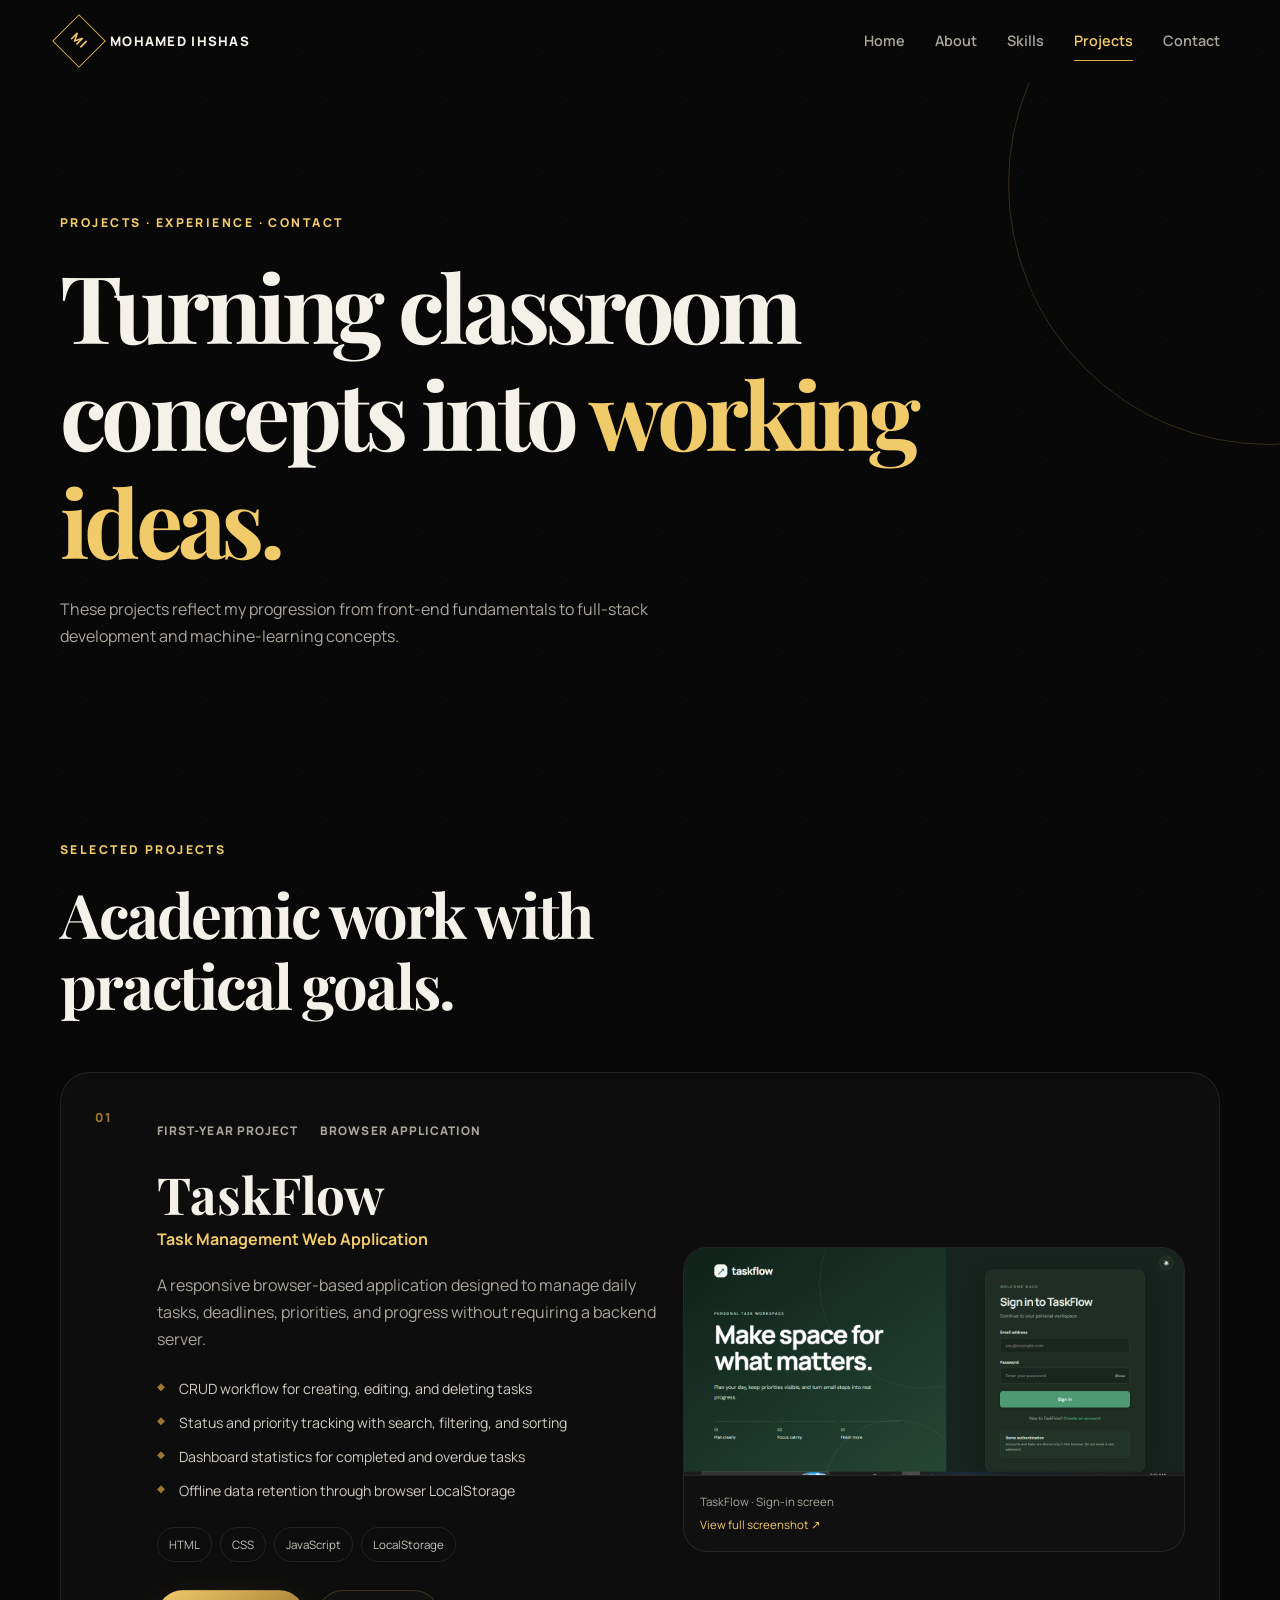
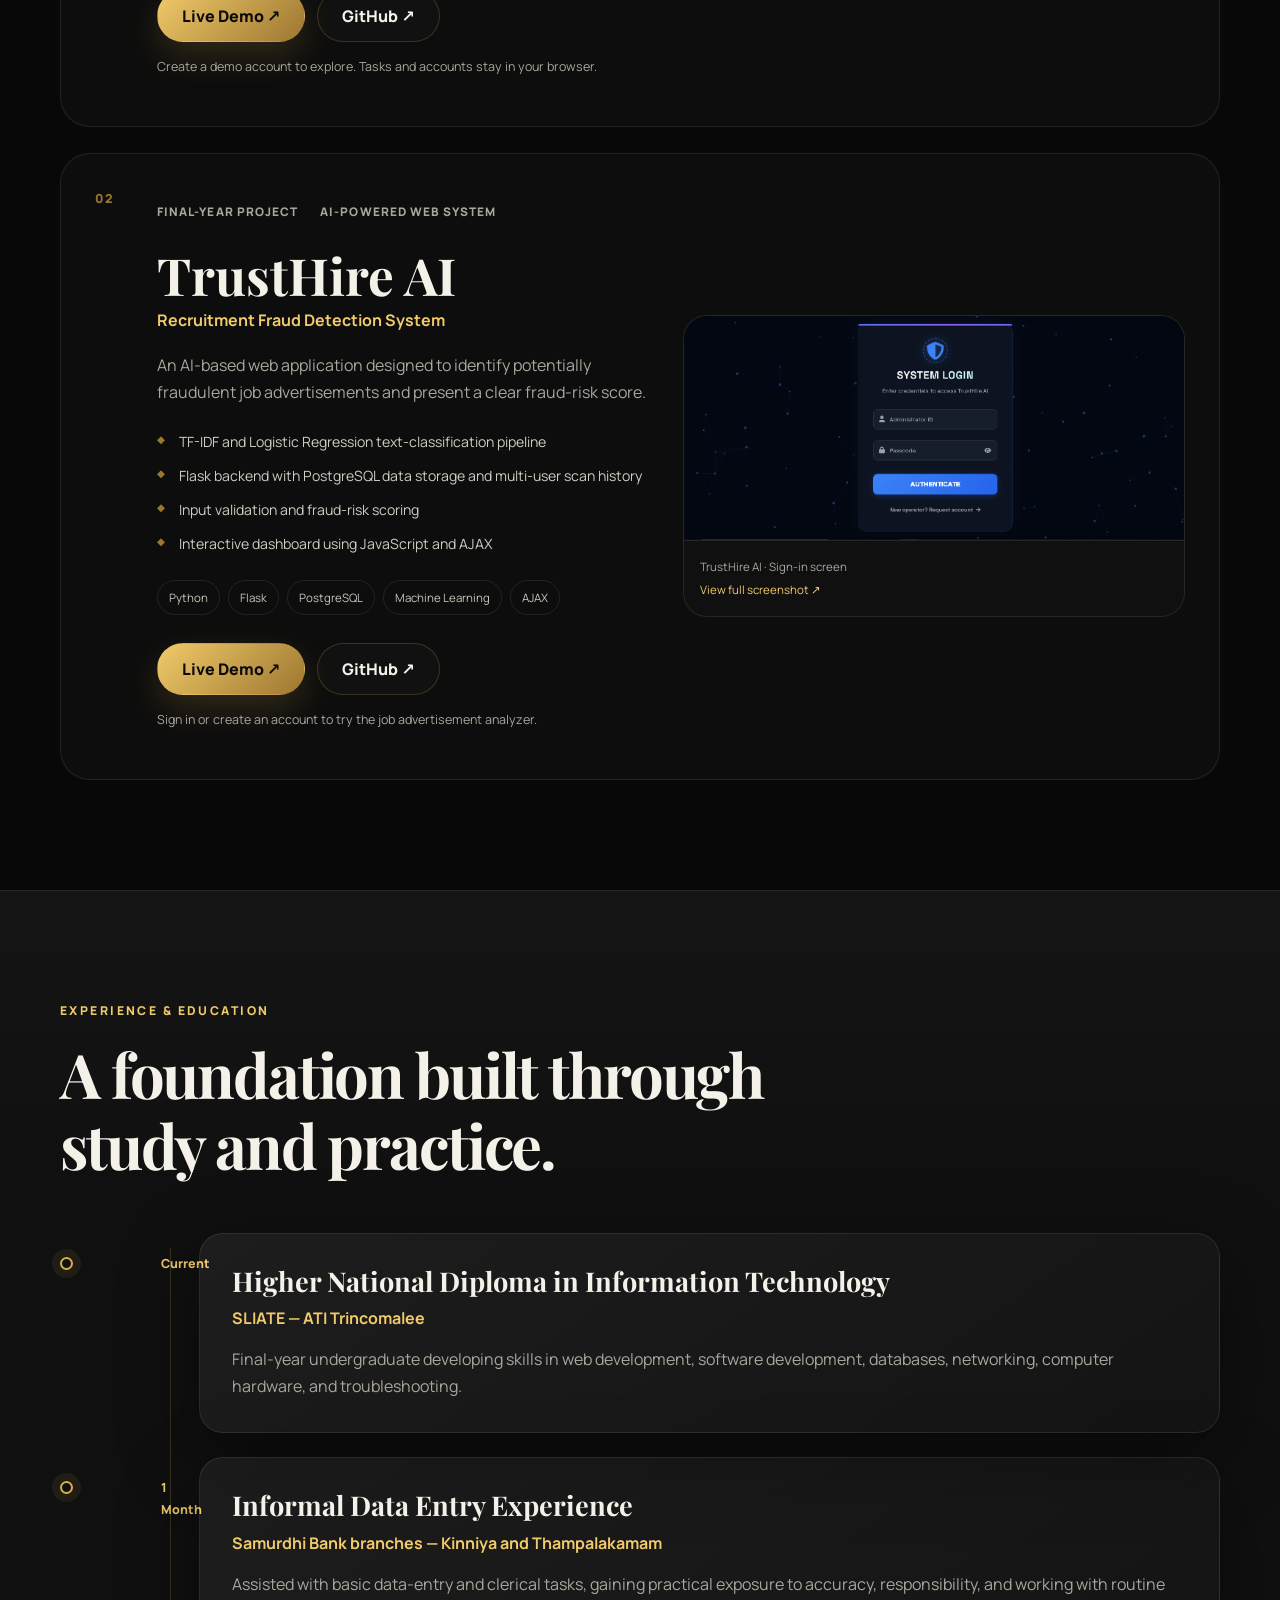
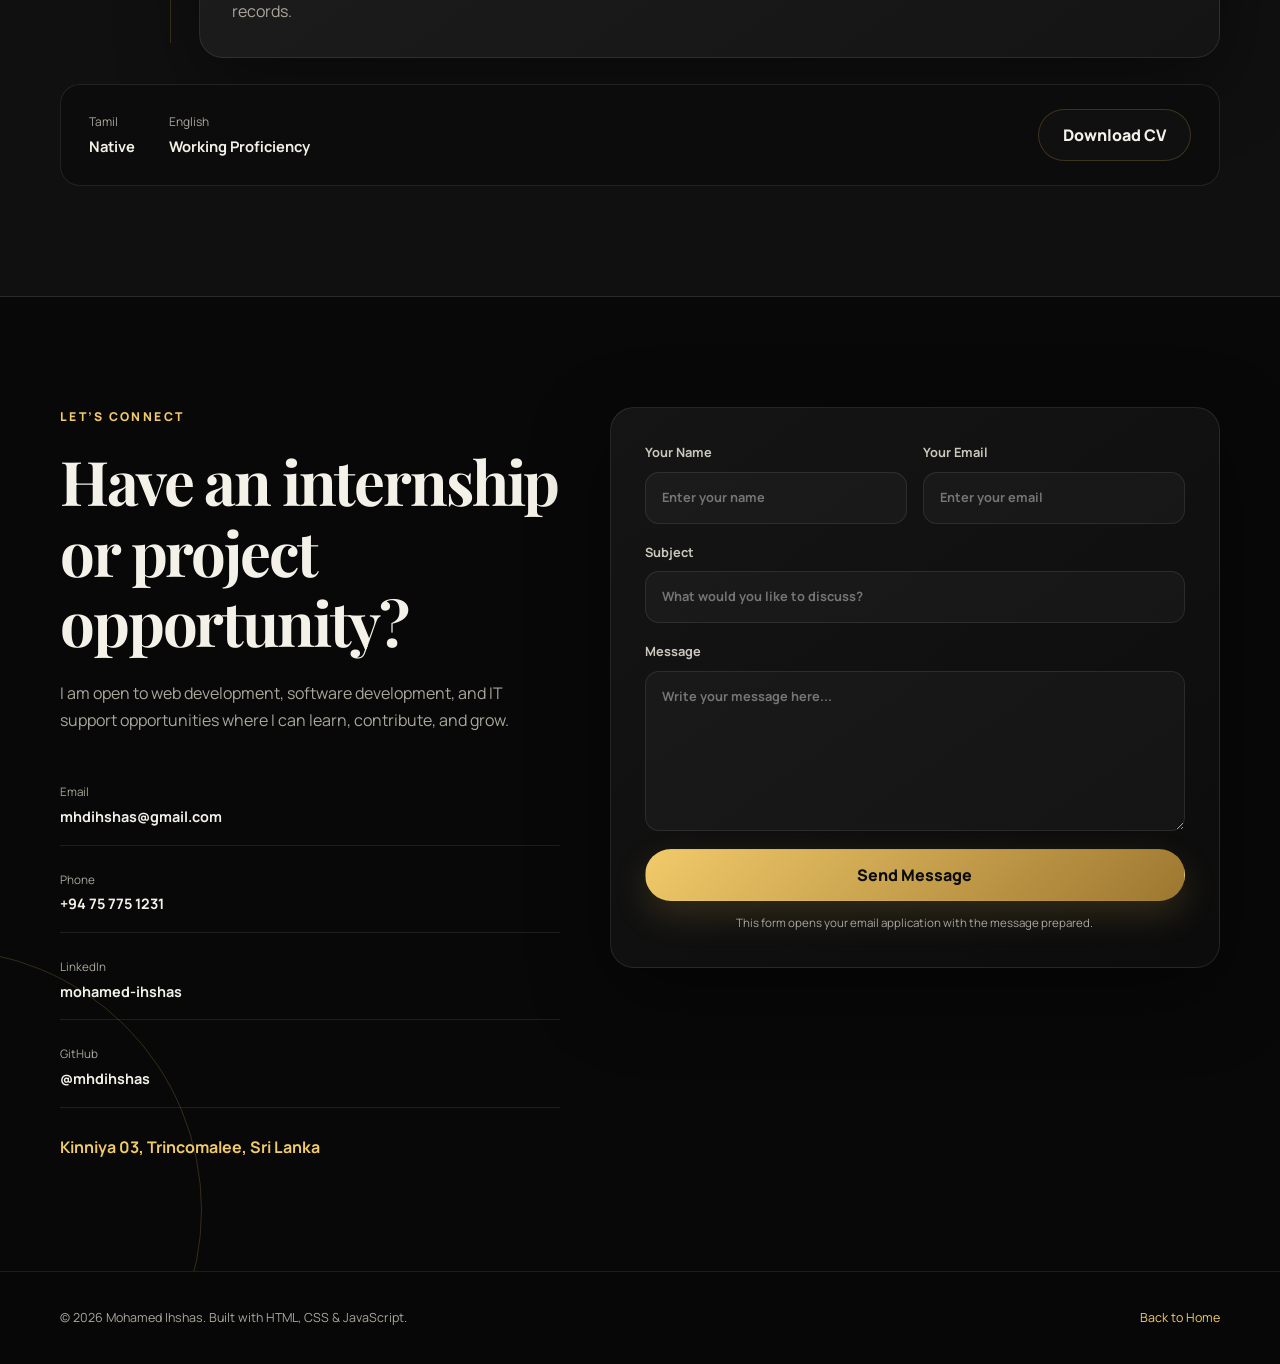
<file: work.html>
<!DOCTYPE html>
<html lang="en">
<head>
  <meta charset="UTF-8">
  <meta name="viewport" content="width=device-width, initial-scale=1.0">
  <meta name="description" content="Projects, experience, and contact information for Mohamed Ihshas.">
  <title>Projects & Contact | Mohamed Ihshas</title>
  <style>
@import url('https://fonts.googleapis.com/css2?family=Manrope:wght@400;500;600;700;800&family=Playfair+Display:wght@600;700&display=swap');

:root {
  --bg: #080808;
  --bg-soft: #101010;
  --surface: rgba(255, 255, 255, 0.045);
  --surface-strong: #151515;
  --gold: #d7ad4f;
  --gold-bright: #f1ca6a;
  --gold-dark: #9d7730;
  --text: #f4f1e9;
  --muted: #aaa69c;
  --line: rgba(215, 173, 79, 0.22);
  --line-soft: rgba(255, 255, 255, 0.09);
  --shadow: 0 25px 80px rgba(0, 0, 0, 0.45);
  --radius: 24px;
  --transition: 240ms ease;
}

* {
  box-sizing: border-box;
  margin: 0;
  padding: 0;
}

html {
  scroll-behavior: smooth;
}

body {
  min-height: 100vh;
  overflow-x: hidden;
  background: var(--bg);
  color: var(--text);
  font-family: "Manrope", system-ui, sans-serif;
  line-height: 1.7;
}

body.menu-open {
  overflow: hidden;
}

a {
  color: inherit;
  text-decoration: none;
}

button,
input,
textarea {
  font: inherit;
}

img {
  display: block;
  max-width: 100%;
}

::selection {
  background: var(--gold);
  color: #050505;
}

.page-noise {
  position: fixed;
  inset: 0;
  pointer-events: none;
  opacity: 0.035;
  z-index: 100;
  background-image:
    radial-gradient(circle at 20% 30%, white 0 0.7px, transparent 0.8px),
    radial-gradient(circle at 80% 70%, white 0 0.7px, transparent 0.8px);
  background-size: 12px 12px, 15px 15px;
}

.container {
  width: min(1160px, calc(100% - 40px));
  margin-inline: auto;
}

.section {
  position: relative;
  padding: 110px 0;
}

.section-muted {
  background:
    linear-gradient(180deg, rgba(255,255,255,0.02), transparent 30%),
    var(--bg-soft);
  border-block: 1px solid var(--line-soft);
}

.site-header {
  position: sticky;
  top: 0;
  z-index: 50;
  border-bottom: 1px solid transparent;
  transition: var(--transition);
}

.site-header.scrolled {
  background: rgba(8, 8, 8, 0.82);
  border-color: var(--line-soft);
  backdrop-filter: blur(18px);
}

.nav {
  height: 82px;
  display: flex;
  align-items: center;
  justify-content: space-between;
}

.brand {
  display: inline-flex;
  align-items: center;
  gap: 12px;
  font-weight: 800;
  letter-spacing: 0.08em;
}

.brand-mark {
  width: 38px;
  aspect-ratio: 1;
  display: grid;
  place-items: center;
  border: 1px solid var(--gold);
  color: var(--gold-bright);
  font-size: 0.78rem;
  transform: rotate(45deg);
}

.brand-mark::first-line {
  transform: rotate(-45deg);
}

.brand-text {
  font-size: 0.82rem;
}

.nav-links {
  display: flex;
  align-items: center;
  gap: 30px;
}

.nav-links a {
  position: relative;
  color: var(--muted);
  font-size: 0.9rem;
  font-weight: 600;
  transition: color var(--transition);
}

.nav-links a::after {
  content: "";
  position: absolute;
  left: 0;
  bottom: -8px;
  width: 100%;
  height: 1px;
  background: var(--gold);
  transform: scaleX(0);
  transform-origin: right;
  transition: transform var(--transition);
}

.nav-links a:hover,
.nav-links a.active {
  color: var(--gold-bright);
}

.nav-links a:hover::after,
.nav-links a.active::after {
  transform: scaleX(1);
  transform-origin: left;
}

.menu-toggle {
  display: none;
  width: 44px;
  height: 44px;
  border: 1px solid var(--line-soft);
  background: transparent;
  border-radius: 12px;
  cursor: pointer;
}

.menu-toggle span {
  display: block;
  width: 20px;
  height: 1px;
  margin: 5px auto;
  background: var(--text);
  transition: var(--transition);
}

.hero {
  min-height: calc(100vh - 82px);
  display: grid;
  align-items: center;
  padding-top: 70px;
  overflow: hidden;
}

.hero-grid {
  display: grid;
  grid-template-columns: 1.16fr 0.84fr;
  align-items: center;
  gap: 80px;
}

.eyebrow {
  margin-bottom: 18px;
  color: var(--gold-bright);
  font-size: 0.76rem;
  font-weight: 800;
  letter-spacing: 0.2em;
}

h1,
h2,
h3 {
  line-height: 1.15;
}

h1,
h2 {
  font-family: "Playfair Display", Georgia, serif;
}

.hero h1 {
  max-width: 790px;
  font-size: clamp(3rem, 6vw, 6.5rem);
  letter-spacing: -0.045em;
}

.gold-text {
  color: var(--gold-bright);
}

.hero-description {
  max-width: 680px;
  margin-top: 26px;
  color: var(--muted);
  font-size: 1.06rem;
}

.hero-actions {
  display: flex;
  flex-wrap: wrap;
  gap: 14px;
  margin-top: 38px;
}

.btn {
  min-height: 52px;
  display: inline-flex;
  align-items: center;
  justify-content: center;
  padding: 0 24px;
  border: 1px solid transparent;
  border-radius: 999px;
  font-weight: 800;
  cursor: pointer;
  transition:
    transform var(--transition),
    background var(--transition),
    color var(--transition),
    border-color var(--transition),
    box-shadow var(--transition);
}

.btn:hover {
  transform: translateY(-3px);
}

.btn-primary {
  background: linear-gradient(135deg, var(--gold-bright), var(--gold-dark));
  color: #0b0b0b;
  box-shadow: 0 14px 34px rgba(215, 173, 79, 0.18);
}

.btn-primary:hover {
  box-shadow: 0 18px 44px rgba(215, 173, 79, 0.28);
}

.btn-secondary {
  border-color: var(--line);
  background: rgba(255, 255, 255, 0.02);
  color: var(--text);
}

.btn-secondary:hover {
  border-color: var(--gold);
  color: var(--gold-bright);
}

.hero-meta {
  display: grid;
  grid-template-columns: repeat(3, auto);
  gap: 28px;
  margin-top: 56px;
  padding-top: 26px;
  border-top: 1px solid var(--line-soft);
}

.hero-meta div {
  display: grid;
  gap: 3px;
}

.hero-meta strong {
  color: var(--text);
  font-size: 0.78rem;
}

.hero-meta span {
  color: var(--muted);
  font-size: 0.76rem;
}

.hero-visual {
  display: flex;
  justify-content: center;
}

.portrait-frame {
  position: relative;
  width: min(430px, 86vw);
  aspect-ratio: 0.84;
  padding: 10px;
  border: 1px solid var(--line);
  border-radius: 44% 44% 24px 24px;
  box-shadow: var(--shadow);
}

.portrait-frame::before {
  content: "";
  position: absolute;
  inset: 18px;
  border: 1px solid rgba(255,255,255,0.12);
  border-radius: inherit;
  z-index: 2;
  pointer-events: none;
}

.portrait-frame img {
  width: 100%;
  height: 100%;
  object-fit: cover;
  object-position: 50% 42%;
  border-radius: 43% 43% 18px 18px;
  filter: saturate(0.9) contrast(1.03);
}

.portrait-ring {
  position: absolute;
  width: 190px;
  height: 190px;
  right: -38px;
  top: -38px;
  border: 1px solid var(--gold);
  border-radius: 50%;
  opacity: 0.35;
  animation: spin 18s linear infinite;
}

.portrait-ring::before,
.portrait-ring::after {
  content: "";
  position: absolute;
  border-radius: 50%;
  border: 1px solid var(--gold);
}

.portrait-ring::before { inset: 20px; }
.portrait-ring::after { inset: 48px; }

.portrait-card {
  position: absolute;
  left: -34px;
  bottom: 36px;
  display: inline-flex;
  align-items: center;
  gap: 10px;
  padding: 14px 18px;
  border: 1px solid var(--line);
  border-radius: 999px;
  background: rgba(10, 10, 10, 0.86);
  backdrop-filter: blur(18px);
  box-shadow: var(--shadow);
  font-size: 0.82rem;
  font-weight: 700;
}

.status-dot {
  width: 9px;
  aspect-ratio: 1;
  border-radius: 50%;
  background: var(--gold-bright);
  box-shadow: 0 0 0 6px rgba(215,173,79,0.13);
  animation: pulse 2s infinite;
}

.hero-orb {
  position: absolute;
  border-radius: 50%;
  filter: blur(1px);
  opacity: 0.15;
  pointer-events: none;
}

.hero-orb-one {
  width: 360px;
  height: 360px;
  left: -220px;
  top: 4%;
  border: 1px solid var(--gold);
}

.hero-orb-two {
  width: 540px;
  height: 540px;
  right: -350px;
  bottom: -250px;
  border: 1px solid var(--gold);
}

.section-heading {
  max-width: 760px;
  margin-bottom: 52px;
}

.section-heading h2,
.contact-copy h2 {
  font-size: clamp(2.3rem, 4.8vw, 4.6rem);
  letter-spacing: -0.035em;
}

.about-grid {
  display: grid;
  grid-template-columns: 1.1fr 0.9fr;
  gap: 28px;
}

.glass-card {
  border: 1px solid var(--line-soft);
  border-radius: var(--radius);
  background:
    linear-gradient(145deg, rgba(255,255,255,0.055), rgba(255,255,255,0.018));
  box-shadow: var(--shadow);
}

.about-story {
  min-height: 360px;
  display: flex;
  flex-direction: column;
  justify-content: center;
  padding: 42px;
}

.about-story p {
  color: var(--muted);
  font-size: 1.03rem;
}

.about-story p + p {
  margin-top: 18px;
}

.text-link {
  width: fit-content;
  margin-top: 30px;
  color: var(--gold-bright);
  font-weight: 800;
}

.text-link span {
  display: inline-block;
  transition: transform var(--transition);
}

.text-link:hover span {
  transform: translateX(6px);
}

.about-stats {
  display: grid;
  grid-template-columns: repeat(2, 1fr);
  gap: 16px;
}

.stat-card {
  min-height: 172px;
  display: flex;
  flex-direction: column;
  justify-content: end;
  padding: 28px;
  border: 1px solid var(--line-soft);
  border-radius: 22px;
  background: var(--surface);
  transition: transform var(--transition), border-color var(--transition);
}

.stat-card:hover {
  transform: translateY(-7px);
  border-color: var(--line);
}

.stat-card strong {
  color: var(--gold-bright);
  font-family: "Playfair Display", serif;
  font-size: 2.7rem;
  line-height: 1;
}

.stat-card span {
  margin-top: 10px;
  color: var(--muted);
  font-size: 0.82rem;
}

.skills-grid {
  display: grid;
  grid-template-columns: repeat(3, 1fr);
  gap: 18px;
}

.skill-card {
  position: relative;
  min-height: 310px;
  padding: 34px;
  overflow: hidden;
  border: 1px solid var(--line-soft);
  border-radius: var(--radius);
  background: #0d0d0d;
  transition: transform var(--transition), border-color var(--transition), background var(--transition);
}

.skill-card::after {
  content: "";
  position: absolute;
  width: 160px;
  height: 160px;
  right: -80px;
  bottom: -80px;
  border: 1px solid var(--line);
  border-radius: 50%;
  transition: transform 500ms ease;
}

.skill-card:hover {
  transform: translateY(-8px);
  border-color: var(--line);
  background: #12110d;
}

.skill-card:hover::after {
  transform: scale(1.35);
}

.skill-number {
  color: var(--gold-dark);
  font-size: 0.75rem;
  font-weight: 800;
  letter-spacing: 0.16em;
}

.skill-card h3 {
  margin-top: 24px;
  font-size: 1.35rem;
}

.skill-card p {
  margin-top: 14px;
  color: var(--muted);
  font-size: 0.9rem;
}

.tag-list {
  display: flex;
  flex-wrap: wrap;
  gap: 8px;
  margin-top: 24px;
}

.tag-list span {
  padding: 7px 11px;
  border: 1px solid var(--line-soft);
  border-radius: 999px;
  color: #c8c4b9;
  font-size: 0.72rem;
  transition: border-color var(--transition), color var(--transition);
}

.skill-card:hover .tag-list span,
.project-card:hover .tag-list span {
  border-color: var(--line);
  color: var(--gold-bright);
}

.next-page-cta {
  margin-top: 22px;
  padding: 32px 38px;
  display: flex;
  align-items: center;
  justify-content: space-between;
  gap: 24px;
  border: 1px solid var(--line);
  border-radius: var(--radius);
  background:
    radial-gradient(circle at 80% 0%, rgba(215,173,79,0.14), transparent 36%),
    #0c0c0c;
}

.next-page-cta h3 {
  font-family: "Playfair Display", serif;
  font-size: clamp(1.6rem, 3vw, 2.6rem);
}

.inner-hero {
  padding-top: 130px;
  padding-bottom: 80px;
  overflow: hidden;
}

.inner-hero::after {
  content: "";
  position: absolute;
  width: 520px;
  height: 520px;
  right: -250px;
  top: -160px;
  border: 1px solid var(--line);
  border-radius: 50%;
}

.inner-hero .container {
  position: relative;
  z-index: 2;
}

.inner-hero h1 {
  max-width: 950px;
  font-size: clamp(3.2rem, 7.3vw, 7rem);
  letter-spacing: -0.05em;
}

.inner-hero p:last-child {
  max-width: 670px;
  margin-top: 22px;
  color: var(--muted);
}

.projects-list {
  display: grid;
  gap: 26px;
}

.project-card {
  position: relative;
  min-height: 520px;
  display: grid;
  grid-template-columns: 70px 1.1fr 0.9fr;
  gap: 34px;
  align-items: stretch;
  padding: 34px;
  overflow: hidden;
  border: 1px solid var(--line-soft);
  border-radius: 30px;
  background: #0d0d0d;
  transition: transform var(--transition), border-color var(--transition);
}

.project-card:hover {
  transform: translateY(-7px);
  border-color: var(--line);
}

.project-index {
  color: var(--gold-dark);
  font-size: 0.78rem;
  font-weight: 800;
  letter-spacing: 0.16em;
}

.project-content {
  padding: 14px 0;
}

.project-topline {
  display: flex;
  flex-wrap: wrap;
  gap: 10px 22px;
  color: var(--muted);
  font-size: 0.74rem;
  font-weight: 800;
  letter-spacing: 0.09em;
  text-transform: uppercase;
}

.project-content h3 {
  margin-top: 24px;
  font-family: "Playfair Display", serif;
  font-size: clamp(2.5rem, 4vw, 4.3rem);
}

.project-subtitle {
  margin-top: 2px !important;
  color: var(--gold-bright) !important;
  font-weight: 700;
}

.project-content > p {
  max-width: 630px;
  margin-top: 18px;
  color: var(--muted);
}

.feature-list {
  display: grid;
  gap: 10px;
  margin-top: 24px;
  list-style: none;
}

.feature-list li {
  position: relative;
  padding-left: 22px;
  color: #d0ccc1;
  font-size: 0.88rem;
}

.feature-list li::before {
  content: "◆";
  position: absolute;
  left: 0;
  top: 1px;
  color: var(--gold-dark);
  font-size: 0.65rem;
}

.project-visual {
  min-height: 380px;
  position: relative;
  overflow: hidden;
  border: 1px solid var(--line-soft);
  border-radius: 24px;
  background:
    radial-gradient(circle at 70% 20%, rgba(215,173,79,0.18), transparent 34%),
    #090909;
}

.mock-window {
  position: absolute;
  width: 86%;
  height: 72%;
  left: 10%;
  top: 16%;
  border: 1px solid var(--line);
  border-radius: 14px;
  overflow: hidden;
  background: #111;
  box-shadow: var(--shadow);
  transform: perspective(900px) rotateY(-7deg) rotateX(3deg);
  transition: transform 550ms ease;
}

.project-card:hover .mock-window {
  transform: perspective(900px) rotateY(0) rotateX(0) translateY(-8px);
}

.mock-window-bar {
  height: 34px;
  display: flex;
  align-items: center;
  gap: 6px;
  padding: 0 12px;
  border-bottom: 1px solid var(--line-soft);
}

.mock-window-bar i {
  width: 7px;
  height: 7px;
  border-radius: 50%;
  background: var(--gold-dark);
}

.mock-dashboard {
  height: calc(100% - 34px);
  display: grid;
  grid-template-columns: 24% 1fr;
}

.mock-sidebar {
  background: rgba(215,173,79,0.08);
  border-right: 1px solid var(--line-soft);
}

.mock-main {
  padding: 18px;
}

.mock-title {
  width: 42%;
  height: 12px;
  border-radius: 999px;
  background: var(--gold);
}

.mock-stats {
  display: grid;
  grid-template-columns: repeat(3, 1fr);
  gap: 8px;
  margin-top: 18px;
}

.mock-stats span,
.mock-task {
  display: block;
  border: 1px solid var(--line-soft);
  background: rgba(255,255,255,0.035);
}

.mock-stats span {
  height: 54px;
  border-radius: 8px;
}

.mock-task {
  height: 34px;
  margin-top: 10px;
  border-radius: 8px;
}

.mock-task.short {
  width: 72%;
}

.trusthire-visual {
  display: grid;
  place-items: center;
}

.ai-shield {
  position: relative;
  width: 190px;
  height: 220px;
  display: grid;
  place-items: center;
  clip-path: polygon(50% 0%, 88% 14%, 82% 72%, 50% 100%, 18% 72%, 12% 14%);
  background: linear-gradient(160deg, rgba(215,173,79,0.26), rgba(215,173,79,0.05));
  border: 1px solid var(--gold);
  filter: drop-shadow(0 20px 30px rgba(0,0,0,0.45));
}

.shield-core {
  width: 96px;
  aspect-ratio: 1;
  display: grid;
  place-items: center;
  border: 1px solid var(--gold);
  border-radius: 50%;
  color: var(--gold-bright);
  font-family: "Playfair Display", serif;
  font-size: 2rem;
}

.scan-line {
  position: absolute;
  left: 16%;
  right: 16%;
  height: 1px;
  background: var(--gold-bright);
  box-shadow: 0 0 15px var(--gold);
  animation: scan 3s ease-in-out infinite;
}

.risk-card {
  position: absolute;
  right: 18px;
  bottom: 24px;
  width: 158px;
  padding: 18px;
  border: 1px solid var(--line);
  border-radius: 16px;
  background: rgba(8,8,8,0.9);
  backdrop-filter: blur(14px);
}

.risk-card span {
  display: block;
  color: var(--muted);
  font-size: 0.72rem;
}

.risk-card strong {
  display: block;
  margin-top: 5px;
  color: var(--gold-bright);
  font-size: 1.8rem;
}

.risk-bar {
  height: 5px;
  margin-top: 10px;
  overflow: hidden;
  border-radius: 999px;
  background: rgba(255,255,255,0.08);
}

.risk-bar i {
  display: block;
  width: 18%;
  height: 100%;
  background: var(--gold);
  border-radius: inherit;
}

.timeline {
  position: relative;
  display: grid;
  gap: 24px;
}

.timeline::before {
  content: "";
  position: absolute;
  left: 110px;
  top: 15px;
  bottom: 15px;
  width: 1px;
  background: var(--line);
}

.timeline-item {
  display: grid;
  grid-template-columns: 85px 22px 1fr;
  gap: 16px;
  align-items: start;
}

.timeline-date {
  padding-top: 20px;
  color: var(--gold-bright);
  font-size: 0.78rem;
  font-weight: 800;
}

.timeline-marker {
  width: 13px;
  aspect-ratio: 1;
  margin-top: 24px;
  border: 2px solid var(--gold);
  border-radius: 50%;
  background: var(--bg-soft);
  box-shadow: 0 0 0 8px rgba(215,173,79,0.08);
  z-index: 2;
}

.timeline-content {
  padding: 32px;
}

.timeline-content h3 {
  font-family: "Playfair Display", serif;
  font-size: 1.7rem;
}

.timeline-place {
  margin-top: 8px !important;
  color: var(--gold-bright) !important;
  font-weight: 700;
}

.timeline-content p {
  margin-top: 14px;
  color: var(--muted);
}

.language-strip {
  margin-top: 26px;
  display: flex;
  align-items: center;
  gap: 34px;
  padding: 24px 28px;
  border: 1px solid var(--line-soft);
  border-radius: 20px;
  background: #0c0c0c;
}

.language-strip div {
  display: grid;
  gap: 2px;
}

.language-strip span {
  color: var(--muted);
  font-size: 0.75rem;
}

.language-strip strong {
  font-size: 0.92rem;
}

.language-strip .btn {
  margin-left: auto;
}

.contact-section {
  overflow: hidden;
}

.contact-section::before {
  content: "";
  position: absolute;
  width: 520px;
  height: 520px;
  left: -320px;
  bottom: -200px;
  border: 1px solid var(--line);
  border-radius: 50%;
}

.contact-grid {
  display: grid;
  grid-template-columns: 0.9fr 1.1fr;
  gap: 50px;
  align-items: start;
}

.contact-copy > p:not(.eyebrow):not(.location-line) {
  max-width: 560px;
  margin-top: 22px;
  color: var(--muted);
}

.contact-links {
  display: grid;
  gap: 10px;
  margin-top: 34px;
}

.contact-links a {
  display: grid;
  gap: 2px;
  padding: 15px 0;
  border-bottom: 1px solid var(--line-soft);
  transition: padding-left var(--transition), color var(--transition);
}

.contact-links a:hover {
  padding-left: 8px;
  color: var(--gold-bright);
}

.contact-links span {
  color: var(--muted);
  font-size: 0.73rem;
}

.contact-links strong {
  font-size: 0.9rem;
}

.location-line {
  margin-top: 26px;
  color: var(--gold-bright);
  font-weight: 700;
}

.contact-form {
  padding: 34px;
}

.form-row {
  display: grid;
  grid-template-columns: repeat(2, 1fr);
  gap: 16px;
}

.contact-form label {
  display: grid;
  gap: 8px;
  margin-bottom: 18px;
  color: #cbc7bd;
  font-size: 0.8rem;
  font-weight: 700;
}

.contact-form input,
.contact-form textarea {
  width: 100%;
  border: 1px solid var(--line-soft);
  outline: none;
  border-radius: 14px;
  background: rgba(255,255,255,0.03);
  color: var(--text);
  padding: 14px 16px;
  transition: border-color var(--transition), box-shadow var(--transition);
}

.contact-form textarea {
  resize: vertical;
}

.contact-form input:focus,
.contact-form textarea:focus {
  border-color: var(--gold);
  box-shadow: 0 0 0 4px rgba(215,173,79,0.08);
}

.contact-form .btn {
  width: 100%;
}

.form-note {
  margin-top: 12px;
  color: var(--muted);
  font-size: 0.72rem;
  text-align: center;
}

.site-footer {
  border-top: 1px solid var(--line-soft);
  background: #070707;
}

.footer-inner {
  min-height: 92px;
  display: flex;
  align-items: center;
  justify-content: space-between;
  gap: 20px;
  color: var(--muted);
  font-size: 0.78rem;
}

.footer-inner a {
  color: var(--gold-bright);
}

.reveal {
  opacity: 0;
  transform: translateY(28px);
  transition: opacity 750ms ease, transform 750ms ease;
}

.reveal.visible {
  opacity: 1;
  transform: translateY(0);
}

@keyframes spin {
  to { transform: rotate(360deg); }
}

@keyframes pulse {
  0%, 100% { transform: scale(1); opacity: 1; }
  50% { transform: scale(0.75); opacity: 0.55; }
}

@keyframes scan {
  0%, 100% { top: 22%; opacity: 0.2; }
  50% { top: 76%; opacity: 1; }
}

@media (max-width: 980px) {
  .hero-grid,
  .about-grid,
  .contact-grid {
    grid-template-columns: 1fr;
  }

  .hero {
    min-height: auto;
  }

  .hero-copy {
    text-align: center;
  }

  .hero-description {
    margin-inline: auto;
  }

  .hero-actions,
  .hero-meta {
    justify-content: center;
  }

  .hero-meta {
    grid-template-columns: repeat(3, 1fr);
    text-align: left;
  }

  .hero-visual {
    margin-top: 26px;
  }

  .skills-grid {
    grid-template-columns: repeat(2, 1fr);
  }

  .project-card {
    grid-template-columns: 50px 1fr;
  }

  .project-visual {
    grid-column: 2;
  }

  .contact-grid {
    gap: 34px;
  }
}

@media (max-width: 760px) {
  .section {
    padding: 82px 0;
  }

  .site-header {
    background: rgba(8,8,8,0.9);
    border-color: var(--line-soft);
    backdrop-filter: blur(18px);
  }

  .menu-toggle {
    display: block;
    position: relative;
    z-index: 60;
  }

  .menu-toggle.active span:nth-child(1) {
    transform: translateY(6px) rotate(45deg);
  }

  .menu-toggle.active span:nth-child(2) {
    opacity: 0;
  }

  .menu-toggle.active span:nth-child(3) {
    transform: translateY(-6px) rotate(-45deg);
  }

  .nav-links {
    position: fixed;
    inset: 0;
    display: grid;
    place-content: center;
    gap: 26px;
    background: rgba(8,8,8,0.97);
    opacity: 0;
    visibility: hidden;
    transform: translateY(-12px);
    transition: var(--transition);
  }

  .nav-links.open {
    opacity: 1;
    visibility: visible;
    transform: translateY(0);
  }

  .nav-links a {
    font-size: 1.2rem;
    text-align: center;
  }

  .hero {
    padding-top: 50px;
  }

  .hero h1 {
    font-size: clamp(2.8rem, 15vw, 4.7rem);
  }

  .hero-meta {
    grid-template-columns: 1fr;
    text-align: center;
    gap: 16px;
  }

  .portrait-card {
    left: 50%;
    bottom: 18px;
    transform: translateX(-50%);
    white-space: nowrap;
  }

  .skills-grid,
  .about-stats {
    grid-template-columns: 1fr;
  }

  .skill-card {
    min-height: auto;
  }

  .next-page-cta,
  .language-strip,
  .footer-inner {
    flex-direction: column;
    align-items: flex-start;
  }

  .language-strip .btn {
    margin-left: 0;
  }

  .project-card {
    grid-template-columns: 1fr;
    padding: 24px;
  }

  .project-index,
  .project-visual {
    grid-column: 1;
  }

  .project-visual {
    min-height: 330px;
  }

  .timeline::before {
    left: 7px;
  }

  .timeline-item {
    grid-template-columns: 18px 1fr;
  }

  .timeline-date {
    grid-column: 2;
    padding-top: 0;
  }

  .timeline-marker {
    grid-row: 1 / span 2;
    margin-top: 4px;
  }

  .timeline-content {
    grid-column: 2;
  }

  .form-row {
    grid-template-columns: 1fr;
    gap: 0;
  }

  .brand-text {
    display: none;
  }
}

@media (prefers-reduced-motion: reduce) {
  *,
  *::before,
  *::after {
    animation-duration: 0.01ms !important;
    animation-iteration-count: 1 !important;
    scroll-behavior: auto !important;
    transition-duration: 0.01ms !important;
  }

  .reveal {
    opacity: 1;
    transform: none;
  }
}


/* Live project links and supplied screenshots */
.project-card { grid-template-columns: 38px minmax(0, 1fr) minmax(0, 1fr); gap: 24px; }
.project-actions { display: flex; flex-wrap: wrap; gap: 12px; margin-top: 28px; }
.project-content > .project-demo-note { font-size: .78rem; line-height: 1.7; margin-top: 14px; }
.project-visual.project-preview { min-height: 0; align-self: center; margin: 0; background: #101010; }
.screenshot-link { display: block; }
.screenshot-link img { width: 100%; height: auto; }
.project-preview figcaption { padding: 16px; color: var(--muted); font-size: .72rem; border-top: 1px solid var(--line-soft); }
.project-preview figcaption span { display: block; margin-top: 4px; color: var(--gold-bright); }
.project-actions a:focus-visible, .screenshot-link:focus-visible { outline: 3px solid var(--gold-bright); outline-offset: -3px; }
@media (max-width: 1050px) {
 .project-card { grid-template-columns: 38px minmax(0, 1fr); }
 .project-preview { grid-column: 2; }
}
@media (max-width: 760px) {
 .project-card { grid-template-columns: minmax(0, 1fr); }
 .project-preview { grid-column: 1; }
 .project-actions .btn { flex: 1; padding-inline: 18px; }
}

</style>
  <script>
document.addEventListener("DOMContentLoaded", () => {
  const header = document.querySelector(".site-header");
  const menuButton = document.querySelector(".menu-toggle");
  const navLinks = document.querySelector(".nav-links");

  const updateHeader = () => {
    header?.classList.toggle("scrolled", window.scrollY > 20);
  };

  updateHeader();
  window.addEventListener("scroll", updateHeader, { passive: true });

  if (menuButton && navLinks) {
    menuButton.addEventListener("click", () => {
      const isOpen = navLinks.classList.toggle("open");
      menuButton.classList.toggle("active", isOpen);
      menuButton.setAttribute("aria-expanded", String(isOpen));
      document.body.classList.toggle("menu-open", isOpen);
    });

    navLinks.querySelectorAll("a").forEach((link) => {
      link.addEventListener("click", () => {
        navLinks.classList.remove("open");
        menuButton.classList.remove("active");
        menuButton.setAttribute("aria-expanded", "false");
        document.body.classList.remove("menu-open");
      });
    });
  }

  const revealElements = document.querySelectorAll(".reveal");
  const revealObserver = new IntersectionObserver(
    (entries) => {
      entries.forEach((entry) => {
        if (entry.isIntersecting) {
          entry.target.classList.add("visible");
          revealObserver.unobserve(entry.target);
        }
      });
    },
    { threshold: 0.14 }
  );

  revealElements.forEach((element, index) => {
    element.style.transitionDelay = `${Math.min(index % 4, 3) * 80}ms`;
    revealObserver.observe(element);
  });

  document.querySelectorAll("[data-count]").forEach((counter) => {
    const target = Number(counter.dataset.count);
    let started = false;

    const counterObserver = new IntersectionObserver(
      ([entry]) => {
        if (!entry.isIntersecting || started) return;
        started = true;

        const duration = 900;
        const startTime = performance.now();

        const animate = (now) => {
          const progress = Math.min((now - startTime) / duration, 1);
          counter.textContent = Math.floor(progress * target);
          if (progress < 1) requestAnimationFrame(animate);
        };

        requestAnimationFrame(animate);
        counterObserver.disconnect();
      },
      { threshold: 0.8 }
    );

    counterObserver.observe(counter);
  });

  document.querySelectorAll("[data-current-year]").forEach((element) => {
    element.textContent = new Date().getFullYear();
  });

  const contactForm = document.querySelector("#contact-form");
  contactForm?.addEventListener("submit", (event) => {
    event.preventDefault();

    const data = new FormData(contactForm);
    const name = String(data.get("name") || "").trim();
    const email = String(data.get("email") || "").trim();
    const subject = String(data.get("subject") || "").trim();
    const message = String(data.get("message") || "").trim();

    if (!name || !email || !subject || !message) return;

    const emailBody = [
      `Hello Mohamed Ihshas,`,
      ``,
      message,
      ``,
      `From: ${name}`,
      `Email: ${email}`
    ].join("\n");

    const mailto = `mailto:mhdihshas@gmail.com?subject=${encodeURIComponent(subject)}&body=${encodeURIComponent(emailBody)}`;
    window.location.href = mailto;
  });
});

</script>
</head>
<body>
  <div class="page-noise" aria-hidden="true"></div>
  <header class="site-header">
    <nav class="nav container" aria-label="Main navigation">
      <a class="brand" href="index.html" aria-label="Go to homepage">
        <span class="brand-mark">MI</span>
        <span class="brand-text">MOHAMED IHSHAS</span>
      </a>

      <button class="menu-toggle" aria-label="Open navigation menu" aria-expanded="false">
        <span></span><span></span><span></span>
      </button>

      <div class="nav-links">
        <a href="index.html">Home</a>
        <a href="index.html#about">About</a>
        <a href="index.html#skills">Skills</a>
        <a class="active" href="#projects">Projects</a>
        <a href="#contact">Contact</a>
      </div>
    </nav>
  </header>

  <main>
    <section class="inner-hero section">
      <div class="container reveal">
        <p class="eyebrow">PROJECTS · EXPERIENCE · CONTACT</p>
        <h1>Turning classroom concepts into <span class="gold-text">working ideas.</span></h1>
        <p>
          These projects reflect my progression from front-end fundamentals
          to full-stack development and machine-learning concepts.
        </p>
      </div>
    </section>

    <section class="section" id="projects">
      <div class="container">
        <div class="section-heading reveal">
          <p class="eyebrow">SELECTED PROJECTS</p>
          <h2>Academic work with practical goals.</h2>
        </div>

        <div class="projects-list">
          <article class="project-card reveal">
            <div class="project-index">01</div>
            <div class="project-content">
              <div class="project-topline">
                <span>First-Year Project</span>
                <span>Browser Application</span>
              </div>
              <h3>TaskFlow</h3>
              <p class="project-subtitle">Task Management Web Application</p>
              <p>
                A responsive browser-based application designed to manage daily
                tasks, deadlines, priorities, and progress without requiring a
                backend server.
              </p>
              <ul class="feature-list">
                <li>CRUD workflow for creating, editing, and deleting tasks</li>
                <li>Status and priority tracking with search, filtering, and sorting</li>
                <li>Dashboard statistics for completed and overdue tasks</li>
                <li>Offline data retention through browser LocalStorage</li>
              </ul>
              <div class="tag-list">
                <span>HTML</span><span>CSS</span><span>JavaScript</span><span>LocalStorage</span>
              </div>
              <div class="project-actions">
                <a class="btn btn-primary" href="https://web--taskflow.vercel.app/" target="_blank" rel="noopener noreferrer" aria-label="Open TaskFlow live demo (opens in new tab)">Live Demo ↗</a>
                <a class="btn btn-secondary" href="https://github.com/mhdihshas/TaskFlow" target="_blank" rel="noopener noreferrer" aria-label="View TaskFlow source on GitHub (opens in new tab)">GitHub ↗</a>
              </div>
              <p class="project-demo-note">Create a demo account to explore. Tasks and accounts stay in your browser.</p>
            </div>
            <figure class="project-visual project-preview">
              <a class="screenshot-link" href="assets/taskflow-screenshot.png" target="_blank" rel="noopener noreferrer" aria-label="View full-size TaskFlow sign-in screenshot (opens in new tab)">
                <img src="assets/taskflow-screenshot.png" alt="TaskFlow sign-in page" loading="lazy" width="1352" height="612">
              </a>
              <figcaption>TaskFlow · Sign-in screen <span>View full screenshot ↗</span></figcaption>
            </figure>
          </article>

          <article class="project-card reveal">
            <div class="project-index">02</div>
            <div class="project-content">
              <div class="project-topline">
                <span>Final-Year Project</span>
                <span>AI-Powered Web System</span>
              </div>
              <h3>TrustHire AI</h3>
              <p class="project-subtitle">Recruitment Fraud Detection System</p>
              <p>
                An AI-based web application designed to identify potentially
                fraudulent job advertisements and present a clear fraud-risk score.
              </p>
              <ul class="feature-list">
                <li>TF-IDF and Logistic Regression text-classification pipeline</li>
                <li>Flask backend with PostgreSQL data storage and multi-user scan history</li>
                <li>Input validation and fraud-risk scoring</li>
                <li>Interactive dashboard using JavaScript and AJAX</li>
              </ul>
              <div class="tag-list">
                <span>Python</span><span>Flask</span><span>PostgreSQL</span><span>Machine Learning</span><span>AJAX</span>
              </div>
              <div class="project-actions">
                <a class="btn btn-primary" href="https://trusthair-ai.vercel.app/" target="_blank" rel="noopener noreferrer" aria-label="Open TrustHire AI live demo (opens in new tab)">Live Demo ↗</a>
                <a class="btn btn-secondary" href="https://github.com/mhdihshas/TrustHair-AI" target="_blank" rel="noopener noreferrer" aria-label="View TrustHire AI source on GitHub (opens in new tab)">GitHub ↗</a>
              </div>
              <p class="project-demo-note">Sign in or create an account to try the job advertisement analyzer.</p>
            </div>
            <figure class="project-visual project-preview">
              <a class="screenshot-link" href="assets/trusthire-screenshot.png" target="_blank" rel="noopener noreferrer" aria-label="View full-size TrustHire AI sign-in screenshot (opens in new tab)">
                <img src="assets/trusthire-screenshot.png" alt="TrustHire AI sign-in page" loading="lazy" width="1359" height="607">
              </a>
              <figcaption>TrustHire AI · Sign-in screen <span>View full screenshot ↗</span></figcaption>
            </figure>
          </article>
        </div>
      </div>
    </section>

    <section class="section section-muted" id="experience">
      <div class="container">
        <div class="section-heading reveal">
          <p class="eyebrow">EXPERIENCE & EDUCATION</p>
          <h2>A foundation built through study and practice.</h2>
        </div>

        <div class="timeline">
          <article class="timeline-item reveal">
            <div class="timeline-marker"></div>
            <div class="timeline-date">Current</div>
            <div class="timeline-content glass-card">
              <h3>Higher National Diploma in Information Technology</h3>
              <p class="timeline-place">SLIATE — ATI Trincomalee</p>
              <p>
                Final-year undergraduate developing skills in web development,
                software development, databases, networking, computer hardware,
                and troubleshooting.
              </p>
            </div>
          </article>

          <article class="timeline-item reveal">
            <div class="timeline-marker"></div>
            <div class="timeline-date">1 Month</div>
            <div class="timeline-content glass-card">
              <h3>Informal Data Entry Experience</h3>
              <p class="timeline-place">Samurdhi Bank branches — Kinniya and Thampalakamam</p>
              <p>
                Assisted with basic data-entry and clerical tasks, gaining practical
                exposure to accuracy, responsibility, and working with routine records.
              </p>
            </div>
          </article>
        </div>

        <div class="language-strip reveal">
          <div><span>Tamil</span><strong>Native</strong></div>
          <div><span>English</span><strong>Working Proficiency</strong></div>
          <a class="btn btn-secondary" href="assets/internship_cv.pdf" download>Download CV</a>
        </div>
      </div>
    </section>

    <section class="section contact-section" id="contact">
      <div class="container contact-grid">
        <div class="contact-copy reveal">
          <p class="eyebrow">LET’S CONNECT</p>
          <h2>Have an internship or project opportunity?</h2>
          <p>
            I am open to web development, software development, and IT support
            opportunities where I can learn, contribute, and grow.
          </p>

          <div class="contact-links">
            <a href="mailto:mhdihshas@gmail.com">
              <span>Email</span>
              <strong>mhdihshas@gmail.com</strong>
            </a>
            <a href="tel:+94757751231">
              <span>Phone</span>
              <strong>+94 75 775 1231</strong>
            </a>
            <a href="https://www.linkedin.com/in/mohamed-ihshas-b2578737b/" target="_blank" rel="noopener noreferrer">
              <span>LinkedIn</span>
              <strong>mohamed-ihshas</strong>
            </a>
            <a href="https://github.com/mhdihshas" target="_blank" rel="noopener noreferrer">
              <span>GitHub</span>
              <strong>@mhdihshas</strong>
            </a>
          </div>

          <p class="location-line">Kinniya 03, Trincomalee, Sri Lanka</p>
        </div>

        <form class="contact-form glass-card reveal" id="contact-form">
          <div class="form-row">
            <label>
              Your Name
              <input type="text" name="name" autocomplete="name" required placeholder="Enter your name">
            </label>
            <label>
              Your Email
              <input type="email" name="email" autocomplete="email" required placeholder="Enter your email">
            </label>
          </div>

          <label>
            Subject
            <input type="text" name="subject" required placeholder="What would you like to discuss?">
          </label>

          <label>
            Message
            <textarea name="message" rows="6" required placeholder="Write your message here..."></textarea>
          </label>

          <button class="btn btn-primary" type="submit">Send Message</button>
          <p class="form-note">This form opens your email application with the message prepared.</p>
        </form>
      </div>
    </section>
  </main>

  <footer class="site-footer">
    <div class="container footer-inner">
      <p>© <span data-current-year></span> Mohamed Ihshas. Built with HTML, CSS & JavaScript.</p>
      <a href="index.html">Back to Home</a>
    </div>
  </footer>
</body>
</html>
</file>
